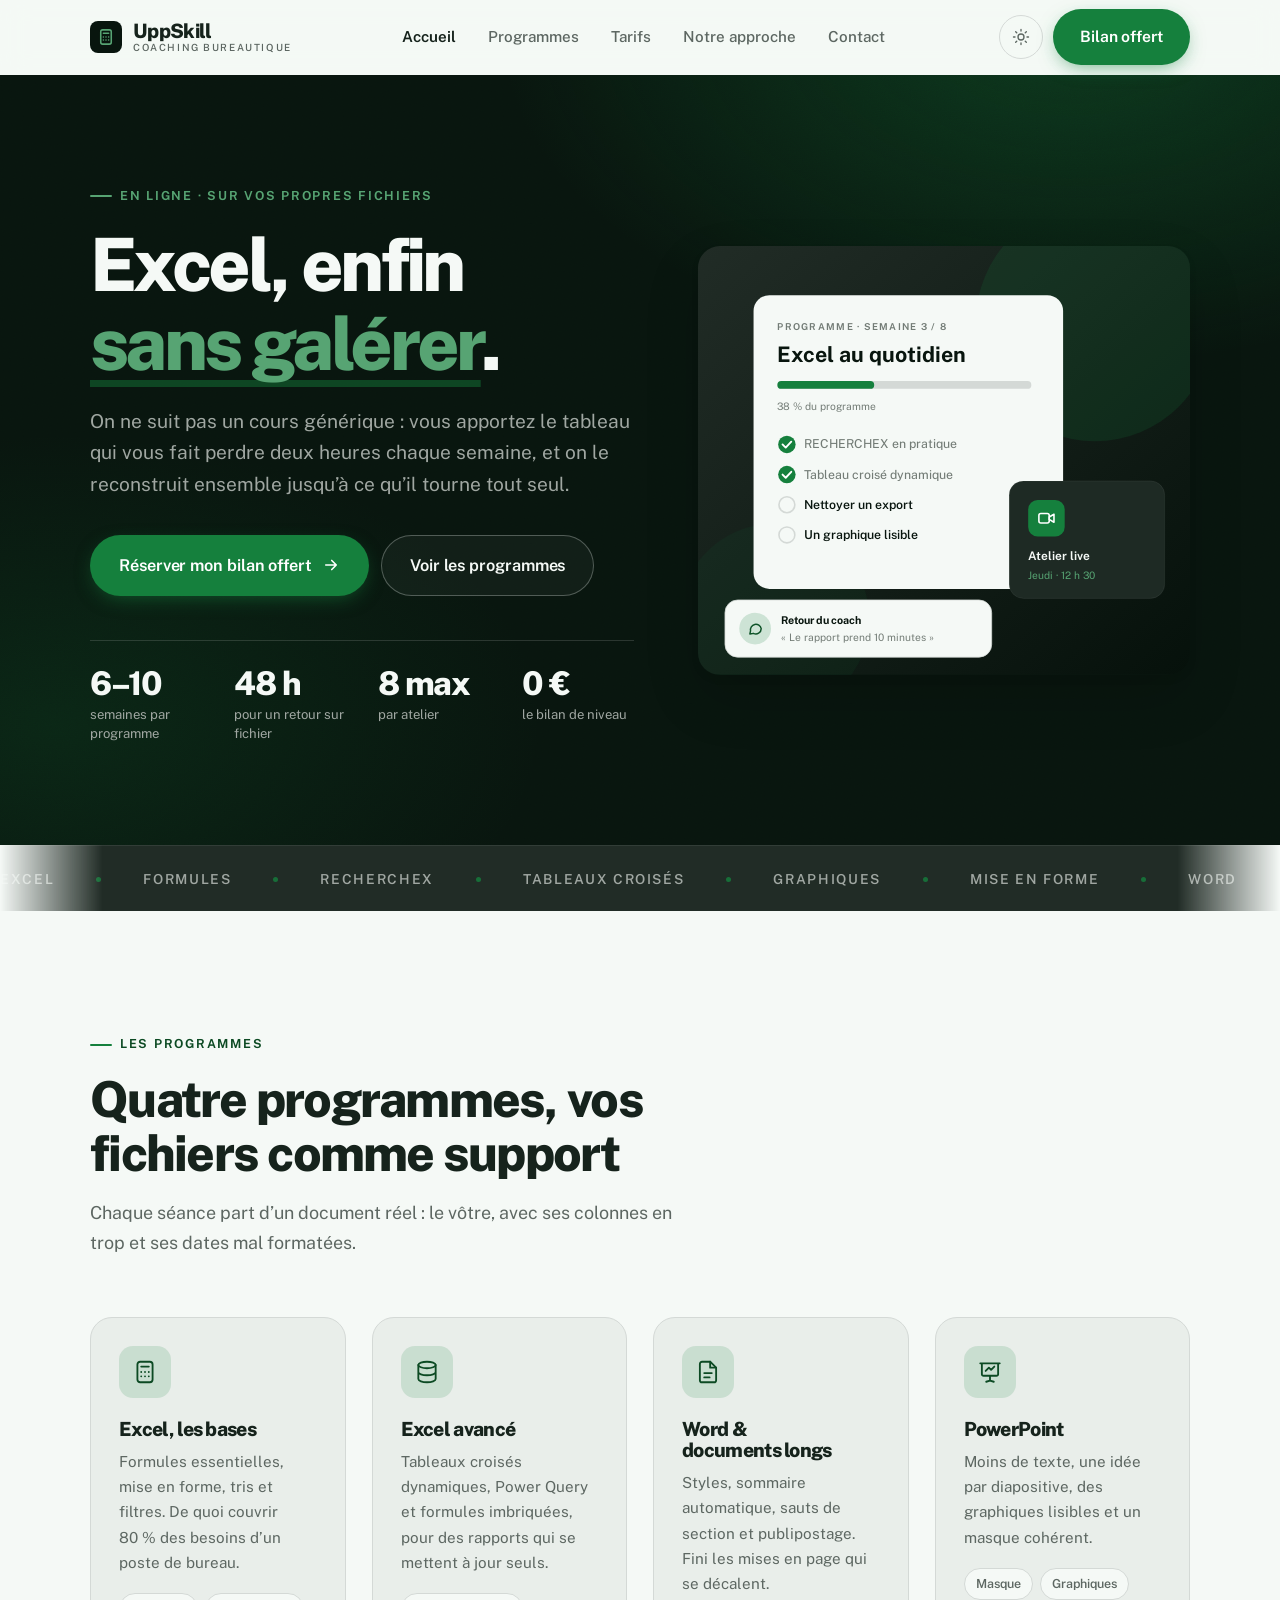
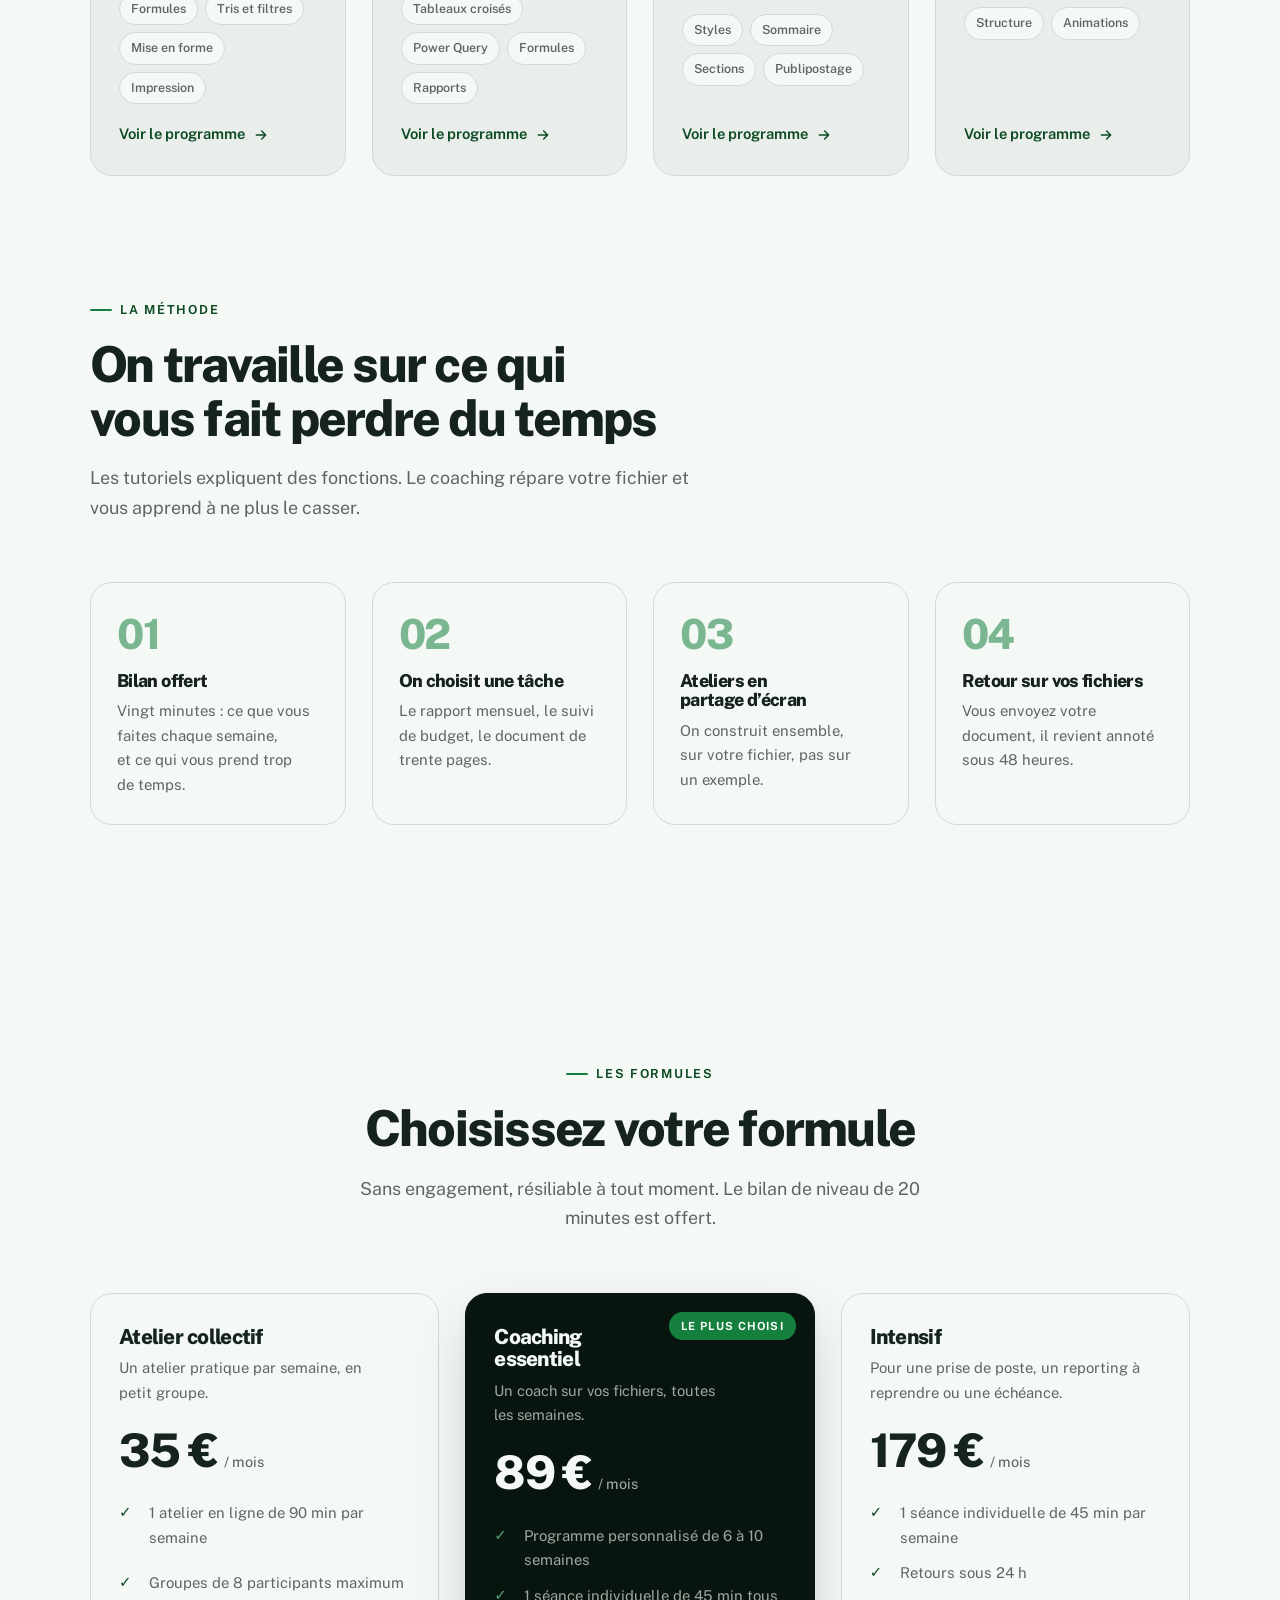
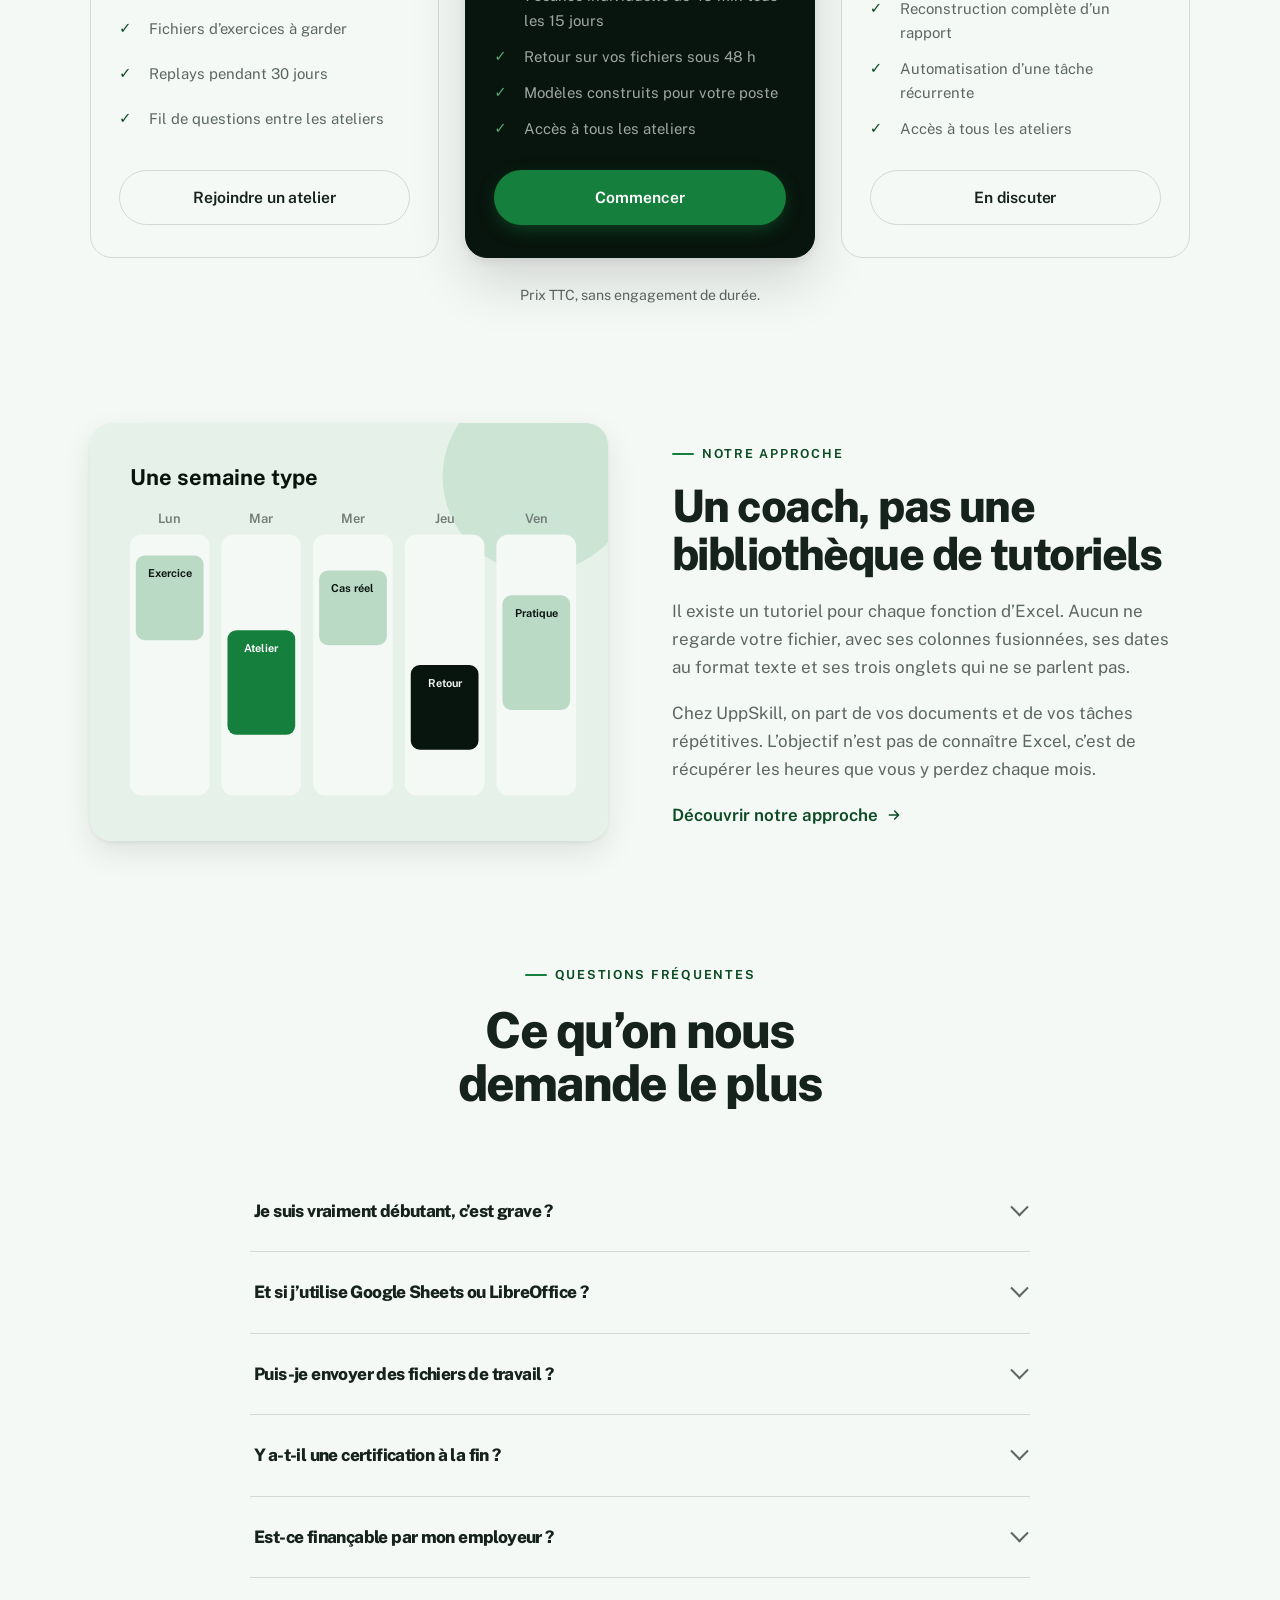
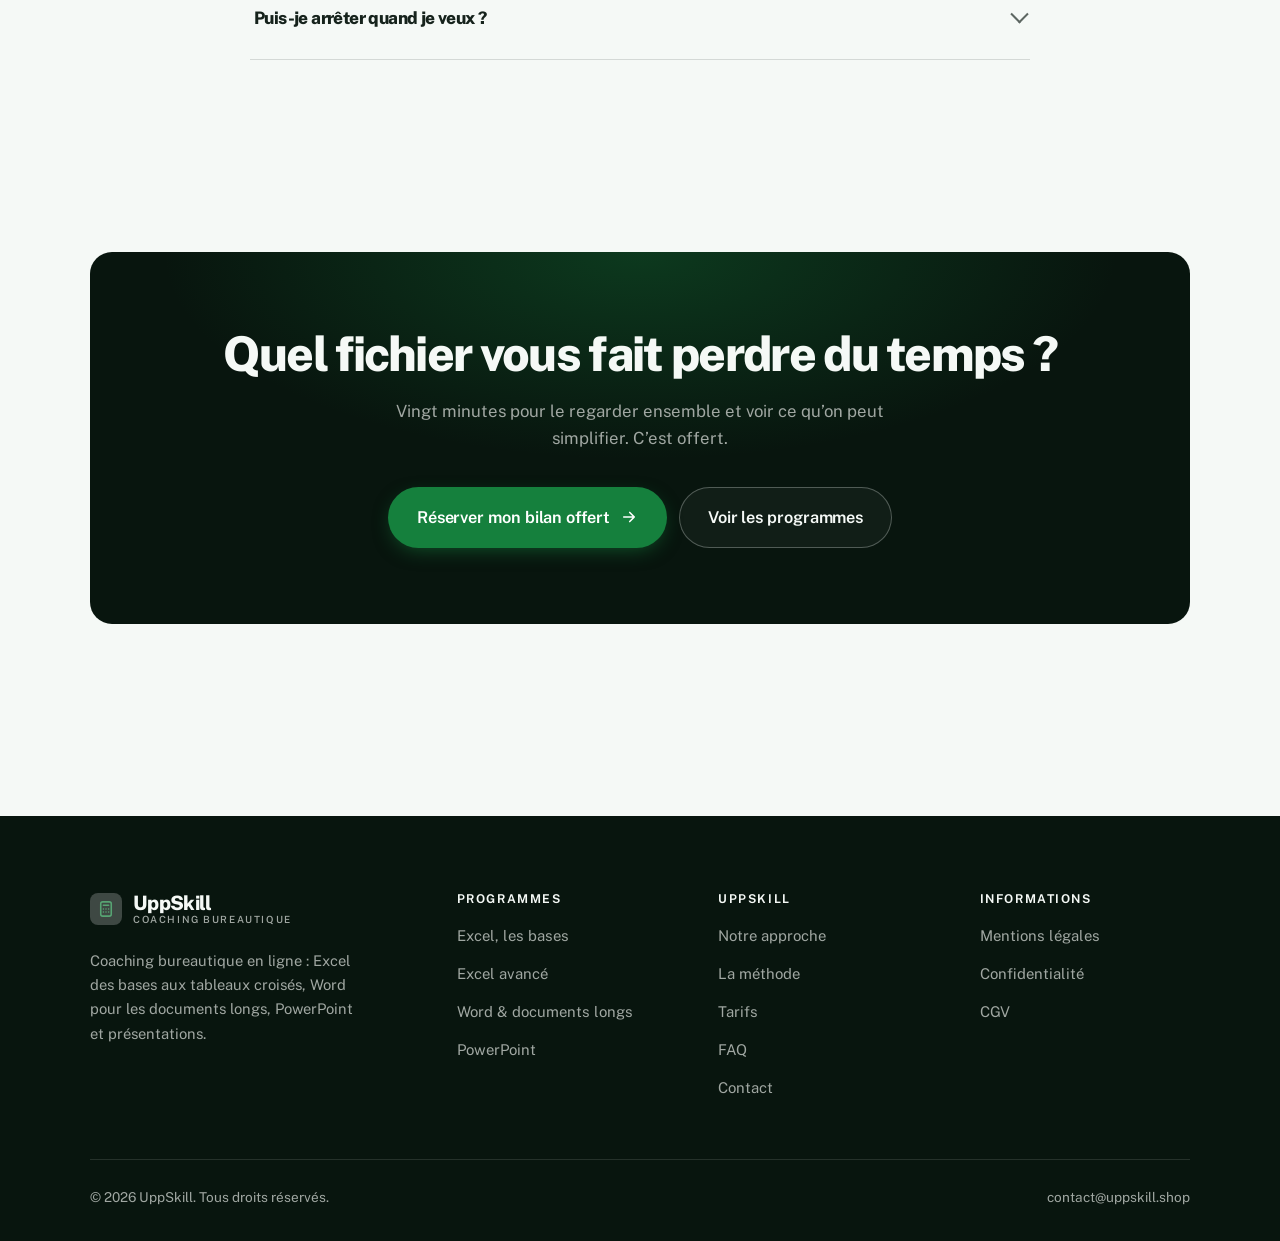
<file: index.html>
<!DOCTYPE html>
<html lang="fr" class="no-js">
<head>
<meta charset="utf-8">
<meta name="viewport" content="width=device-width, initial-scale=1">
<title>UppSkill — Coaching bureautique : Excel, Word, PowerPoint</title>
<meta name="description" content="Coaching bureautique en ligne sur vos propres fichiers : Excel des bases aux tableaux croisés dynamiques, documents Word, présentations PowerPoint. Bilan offert.">
<link rel="canonical" href="https://uppskill.shop/">

<meta property="og:type" content="website">
<meta property="og:url" content="https://uppskill.shop/">
<meta property="og:site_name" content="UppSkill">
<meta property="og:locale" content="fr_FR">
<meta property="og:title" content="UppSkill — Coaching bureautique : Excel, Word, PowerPoint">
<meta property="og:description" content="Coaching bureautique en ligne sur vos propres fichiers : Excel des bases aux tableaux croisés dynamiques, documents Word, présentations PowerPoint. Bilan offert.">
<meta name="theme-color" content="#08150e">

<link rel="icon" href="assets/img/favicon.svg" type="image/svg+xml">
<link rel="preconnect" href="https://fonts.googleapis.com">
<link rel="preconnect" href="https://fonts.gstatic.com" crossorigin>
<link rel="stylesheet" href="https://fonts.googleapis.com/css2?family=Public+Sans:wght@400..800&display=swap">
<link rel="stylesheet" href="assets/css/style.css">

<!-- Thème appliqué avant le premier rendu (évite le flash) -->
<script>
document.documentElement.classList.remove('no-js');
(function(){try{var t=localStorage.getItem('site-theme');if(t){document.documentElement.setAttribute('data-theme',t);}}catch(e){}})();
</script>
<script type="application/ld+json">
{
  "@context": "https://schema.org",
  "@type": "Organization",
  "name": "UppSkill",
  "url": "https://uppskill.shop/",
  "email": "contact@uppskill.shop",
  "description": "Coaching bureautique en ligne sur vos propres fichiers : Excel des bases aux tableaux croisés dynamiques, documents Word, présentations PowerPoint. Bilan offert.",
  "areaServed": "FR",
  "knowsLanguage": "fr"
}
</script>
</head>

<body>
<a class="skip-link" href="#main">Aller au contenu principal</a>

<header class="site-header">
  <nav class="wrap nav" aria-label="Navigation principale">
    <a class="brand" href="index.html">
      <svg class="brand__mark" viewBox="0 0 64 64" aria-hidden="true">
        <rect class="bm-bg" width="64" height="64" rx="16"/>
        <g class="bm-ic" transform="translate(14 14) scale(1.5)" fill="none" stroke-width="2.1" stroke-linecap="round" stroke-linejoin="round"><rect x="5" y="2.5" width="14" height="19" rx="2.5"/><path d="M8.5 7h7M8.5 12h.01M12 12h.01M15.5 12h.01M8.5 16h.01M12 16h.01M15.5 16h.01"/></g>
      </svg>
      <span>UppSkill<span class="brand__sub">Coaching bureautique</span></span>
    </a>

    <ul class="nav__links" id="nav-links">
      <li><a href="index.html" aria-current="page">Accueil</a></li>
      <li><a href="programmes.html">Programmes</a></li>
      <li><a href="index.html#tarifs">Tarifs</a></li>
      <li><a href="a-propos.html">Notre approche</a></li>
      <li><a href="contact.html">Contact</a></li>
      <li><a class="btn btn--primary" href="contact.html">Bilan offert</a></li>
    </ul>

    <div class="nav__cta">
      <button class="theme-toggle" type="button" aria-label="Passer en thème sombre">
        <svg class="icon-sun" viewBox="0 0 24 24" fill="none" stroke="currentColor" stroke-width="1.8" stroke-linecap="round" aria-hidden="true"><circle cx="12" cy="12" r="4"/><path d="M12 2v2m0 16v2M2 12h2m16 0h2M4.9 4.9l1.4 1.4m11.4 11.4 1.4 1.4M19.1 4.9l-1.4 1.4M6.3 17.7l-1.4 1.4"/></svg>
        <svg class="icon-moon" viewBox="0 0 24 24" fill="none" stroke="currentColor" stroke-width="1.8" stroke-linecap="round" stroke-linejoin="round" aria-hidden="true"><path d="M21 12.8A9 9 0 1 1 11.2 3a7 7 0 0 0 9.8 9.8z"/></svg>
      </button>
      <a class="btn btn--primary" href="contact.html">Bilan offert</a>
      <button class="nav__toggle" type="button" aria-expanded="false" aria-controls="nav-links" aria-label="Ouvrir le menu">
        <svg class="icon-open" viewBox="0 0 24 24" fill="none" stroke="currentColor" stroke-width="2" stroke-linecap="round" aria-hidden="true"><path d="M3 6h18M3 12h18M3 18h18"/></svg>
        <svg class="icon-close" viewBox="0 0 24 24" fill="none" stroke="currentColor" stroke-width="2" stroke-linecap="round" aria-hidden="true"><path d="M6 6l12 12M18 6L6 18"/></svg>
      </button>
    </div>
  </nav>
</header>

<main id="main">

<section class="hero">
  <div class="wrap hero__inner">
    <div>
      <span class="eyebrow hero__eyebrow">En ligne · Sur vos propres fichiers</span>
      <h1>Excel, enfin<br> <em>sans galérer</em>.</h1>
      <p class="hero__lede">On ne suit pas un cours générique : vous apportez le tableau qui vous fait perdre deux heures chaque semaine, et on le reconstruit ensemble jusqu’à ce qu’il tourne tout seul.</p>

      <div class="hero__actions">
        <a class="btn btn--primary btn--lg" href="contact.html">Réserver mon bilan offert <svg viewBox="0 0 24 24" fill="none" stroke="currentColor" stroke-width="2.2" stroke-linecap="round" stroke-linejoin="round" aria-hidden="true"><path d="M5 12h14M13 6l6 6-6 6"/></svg></a>
        <a class="btn btn--on-dark btn--lg" href="programmes.html">Voir les programmes</a>
      </div>

      <ul class="hero__proof">
        <li><span class="stat__num">6–10</span><span class="stat__label">semaines par programme</span></li>
        <li><span class="stat__num">48 h</span><span class="stat__label">pour un retour sur fichier</span></li>
        <li><span class="stat__num">8 max</span><span class="stat__label">par atelier</span></li>
        <li><span class="stat__num">0 €</span><span class="stat__label">le bilan de niveau</span></li>
      </ul>
    </div>

    <div class="hero__art">
      <svg viewBox="0 0 620 540" role="img" aria-label="Aperçu d’un programme Excel en semaine 3 sur 8 : travail de la semaine, prochain atelier et retour du coach.">
        <defs>
          <linearGradient id="hbg" x1="0" y1="0" x2="1" y2="1">
            <stop offset="0" stop-color="#212c26"/><stop offset="1" stop-color="#06110b"/>
          </linearGradient>
        </defs>
        <rect width="620" height="540" rx="22" fill="url(#hbg)"/>
        <circle cx="500" cy="96" r="150" fill="#15803d" opacity=".16"/>
        <circle cx="96" cy="470" r="120" fill="#15803d" opacity=".08"/>

        <g style="font-family: var(--font-body)">
          <!-- Carte programme -->
          <rect x="70" y="62" width="390" height="370" rx="20" fill="#f5f9f6"/>
          <text x="100" y="106" font-size="12" font-weight="650" letter-spacing="1.6" fill="#737c76">PROGRAMME · SEMAINE 3 / 8</text>
          <text x="100" y="146" font-size="27" font-weight="700" fill="#08150e" style="font-family: var(--font-display)">Excel au quotidien</text>
          <rect x="100" y="170" width="320" height="10" rx="5" fill="#d4d9d6"/>
          <rect x="100" y="170" width="122" height="10" rx="5" fill="#15803d"/>
          <text x="100" y="206" font-size="13" fill="#737c76">38 % du programme</text>
          <circle cx="112" cy="250" r="11" fill="#15803d"/><path d="M106.5 250l4 4 7-7.5" fill="none" stroke="#ffffff" stroke-width="2.4" stroke-linecap="round" stroke-linejoin="round"/><text x="134" y="255" font-size="15.5" fill="#737c76" font-weight="450">RECHERCHEX en pratique</text>
          <circle cx="112" cy="288" r="11" fill="#15803d"/><path d="M106.5 288l4 4 7-7.5" fill="none" stroke="#ffffff" stroke-width="2.4" stroke-linecap="round" stroke-linejoin="round"/><text x="134" y="293" font-size="15.5" fill="#737c76" font-weight="450">Tableau croisé dynamique</text>
          <circle cx="112" cy="326" r="10" fill="none" stroke="#d4d9d6" stroke-width="2"/><text x="134" y="331" font-size="15.5" fill="#08150e" font-weight="560">Nettoyer un export</text>
          <circle cx="112" cy="364" r="10" fill="none" stroke="#d4d9d6" stroke-width="2"/><text x="134" y="369" font-size="15.5" fill="#08150e" font-weight="560">Un graphique lisible</text>

          <!-- Carte séance -->
          <rect x="392" y="296" width="196" height="148" rx="18" fill="#1e2a24" stroke="#ffffff" stroke-opacity=".08"/>
          <rect x="416" y="320" width="46" height="46" rx="12" fill="#15803d"/>
          <g transform="translate(427 331)" fill="none" stroke="#ffffff" color="#ffffff" stroke-width="2" stroke-linecap="round" stroke-linejoin="round"><rect x="2.5" y="6" width="13" height="12" rx="2.5"/><path d="M15.5 10.5 21.5 7v10l-6-3.5z"/></g>
          <text x="416" y="396" font-size="15" font-weight="650" fill="#f5f9f6">Atelier live</text>
          <text x="416" y="420" font-size="13" fill="#57a473">Jeudi · 12 h 30</text>

          <!-- Retour du coach -->
          <rect x="34" y="446" width="336" height="72" rx="16" fill="#f5f9f6" stroke="#d4d9d6"/>
          <circle cx="72" cy="482" r="20" fill="#cde3d5"/>
          <g transform="translate(62 472) scale(.84)" fill="none" stroke="#0e5328" stroke-width="2.2" stroke-linecap="round" stroke-linejoin="round"><path d="M21 12a8 8 0 0 1-11.6 7.1L4 20l1-4.6A8 8 0 1 1 21 12z"/></g>
          <text x="104" y="476" font-size="13.5" font-weight="700" fill="#08150e">Retour du coach</text>
          <text x="104" y="498" font-size="13" fill="#737c76">« Le rapport prend 10 minutes »</text>
        </g>
      </svg>
    </div>
  </div>
</section>

<div class="marquee" aria-hidden="true">
  <div class="marquee__track"><span>Excel</span><span>Formules</span><span>RECHERCHEX</span><span>Tableaux croisés</span><span>Graphiques</span><span>Mise en forme</span><span>Word</span><span>PowerPoint</span><span>Publipostage</span><span>Automatisation</span><span>Excel</span><span>Formules</span><span>RECHERCHEX</span><span>Tableaux croisés</span><span>Graphiques</span><span>Mise en forme</span><span>Word</span><span>PowerPoint</span><span>Publipostage</span><span>Automatisation</span></div>
</div>

<section class="section wrap" id="programmes">
  <div class="section-head reveal">
    <span class="eyebrow">Les programmes</span>
    <h2>Quatre programmes, vos fichiers comme support</h2>
    <p>Chaque séance part d’un document réel : le vôtre, avec ses colonnes en trop et ses dates mal formatées.</p>
  </div>
  <div class="grid grid--4 reveal-group">
    <a class="card" href="programmes.html#excel-bases">
      <div class="card__icon"><svg viewBox="0 0 24 24" fill="none" stroke="currentColor" stroke-width="1.7" stroke-linecap="round" stroke-linejoin="round" aria-hidden="true"><rect x="5" y="2.5" width="14" height="19" rx="2.5"/><path d="M8.5 7h7M8.5 12h.01M12 12h.01M15.5 12h.01M8.5 16h.01M12 16h.01M15.5 16h.01"/></svg></div>
      <h3>Excel, les bases</h3>
      <p>Formules essentielles, mise en forme, tris et filtres. De quoi couvrir 80 % des besoins d’un poste de bureau.</p>
      <ul class="tags"><li>Formules</li><li>Tris et filtres</li><li>Mise en forme</li><li>Impression</li></ul>
      <span class="arrow-link">Voir le programme <svg viewBox="0 0 24 24" fill="none" stroke="currentColor" stroke-width="2.2" stroke-linecap="round" stroke-linejoin="round" aria-hidden="true"><path d="M5 12h14M13 6l6 6-6 6"/></svg></span>
    </a>
    <a class="card" href="programmes.html#excel-avance">
      <div class="card__icon"><svg viewBox="0 0 24 24" fill="none" stroke="currentColor" stroke-width="1.7" stroke-linecap="round" stroke-linejoin="round" aria-hidden="true"><ellipse cx="12" cy="5.5" rx="8" ry="3"/><path d="M4 5.5v13c0 1.7 3.6 3 8 3s8-1.3 8-3v-13M4 12c0 1.7 3.6 3 8 3s8-1.3 8-3"/></svg></div>
      <h3>Excel avancé</h3>
      <p>Tableaux croisés dynamiques, Power Query et formules imbriquées, pour des rapports qui se mettent à jour seuls.</p>
      <ul class="tags"><li>Tableaux croisés</li><li>Power Query</li><li>Formules</li><li>Rapports</li></ul>
      <span class="arrow-link">Voir le programme <svg viewBox="0 0 24 24" fill="none" stroke="currentColor" stroke-width="2.2" stroke-linecap="round" stroke-linejoin="round" aria-hidden="true"><path d="M5 12h14M13 6l6 6-6 6"/></svg></span>
    </a>
    <a class="card" href="programmes.html#word">
      <div class="card__icon"><svg viewBox="0 0 24 24" fill="none" stroke="currentColor" stroke-width="1.7" stroke-linecap="round" stroke-linejoin="round" aria-hidden="true"><path d="M14 2.5H6.5A2 2 0 0 0 4.5 4.5v15a2 2 0 0 0 2 2h11a2 2 0 0 0 2-2V8z"/><path d="M14 2.5V8h5.5M8.5 13h7M8.5 17h5"/></svg></div>
      <h3>Word &amp; documents longs</h3>
      <p>Styles, sommaire automatique, sauts de section et publipostage. Fini les mises en page qui se décalent.</p>
      <ul class="tags"><li>Styles</li><li>Sommaire</li><li>Sections</li><li>Publipostage</li></ul>
      <span class="arrow-link">Voir le programme <svg viewBox="0 0 24 24" fill="none" stroke="currentColor" stroke-width="2.2" stroke-linecap="round" stroke-linejoin="round" aria-hidden="true"><path d="M5 12h14M13 6l6 6-6 6"/></svg></span>
    </a>
    <a class="card" href="programmes.html#powerpoint">
      <div class="card__icon"><svg viewBox="0 0 24 24" fill="none" stroke="currentColor" stroke-width="1.7" stroke-linecap="round" stroke-linejoin="round" aria-hidden="true"><path d="M3 4h18M4.5 4v10a1.5 1.5 0 0 0 1.5 1.5h12a1.5 1.5 0 0 0 1.5-1.5V4M12 15.5V20M8.5 21l3.5-1 3.5 1M8 11l3-3 2 2 3-3"/></svg></div>
      <h3>PowerPoint</h3>
      <p>Moins de texte, une idée par diapositive, des graphiques lisibles et un masque cohérent.</p>
      <ul class="tags"><li>Masque</li><li>Graphiques</li><li>Structure</li><li>Animations</li></ul>
      <span class="arrow-link">Voir le programme <svg viewBox="0 0 24 24" fill="none" stroke="currentColor" stroke-width="2.2" stroke-linecap="round" stroke-linejoin="round" aria-hidden="true"><path d="M5 12h14M13 6l6 6-6 6"/></svg></span>
    </a>
  </div>
</section>

<section class="section section--flush wrap" id="methode">
  <div class="section-head reveal">
    <span class="eyebrow">La méthode</span>
    <h2>On travaille sur ce qui vous fait perdre du temps</h2>
    <p>Les tutoriels expliquent des fonctions. Le coaching répare votre fichier et vous apprend à ne plus le casser.</p>
  </div>
  <div class="grid grid--4 steps reveal-group">
    <article class="step">
      <h3>Bilan offert</h3>
      <p>Vingt minutes : ce que vous faites chaque semaine, et ce qui vous prend trop de temps.</p>
    </article>
    <article class="step">
      <h3>On choisit une tâche</h3>
      <p>Le rapport mensuel, le suivi de budget, le document de trente pages.</p>
    </article>
    <article class="step">
      <h3>Ateliers en partage d’écran</h3>
      <p>On construit ensemble, sur votre fichier, pas sur un exemple.</p>
    </article>
    <article class="step">
      <h3>Retour sur vos fichiers</h3>
      <p>Vous envoyez votre document, il revient annoté sous 48 heures.</p>
    </article>
  </div>
</section>

<section class="section wrap" id="tarifs">
  <div class="section-head section-head--center reveal">
    <span class="eyebrow">Les formules</span>
    <h2>Choisissez votre formule</h2>
    <p>Sans engagement, résiliable à tout moment. Le bilan de niveau de 20 minutes est offert.</p>
  </div>
  <div class="grid grid--3 plans reveal-group">
    <article class="plan">
      
      <h3>Atelier collectif</h3>
      <p class="plan__desc">Un atelier pratique par semaine, en petit groupe.</p>
      <p class="plan__price">35 €<span class="plan__period">/ mois</span></p>
      <ul class="plan__features">
        <li>1 atelier en ligne de 90 min par semaine</li>
        <li>Groupes de 8 participants maximum</li>
        <li>Fichiers d’exercices à garder</li>
        <li>Replays pendant 30 jours</li>
        <li>Fil de questions entre les ateliers</li>
      </ul>
      <a class="btn btn--ghost btn--block" href="contact.html">Rejoindre un atelier</a>
    </article>
    <article class="plan plan--featured">
      <span class="plan__tag">Le plus choisi</span>
      <h3>Coaching essentiel</h3>
      <p class="plan__desc">Un coach sur vos fichiers, toutes les semaines.</p>
      <p class="plan__price">89 €<span class="plan__period">/ mois</span></p>
      <ul class="plan__features">
        <li>Programme personnalisé de 6 à 10 semaines</li>
        <li>1 séance individuelle de 45 min tous les 15 jours</li>
        <li>Retour sur vos fichiers sous 48 h</li>
        <li>Modèles construits pour votre poste</li>
        <li>Accès à tous les ateliers</li>
      </ul>
      <a class="btn btn--primary btn--block" href="contact.html">Commencer</a>
    </article>
    <article class="plan">
      
      <h3>Intensif</h3>
      <p class="plan__desc">Pour une prise de poste, un reporting à reprendre ou une échéance.</p>
      <p class="plan__price">179 €<span class="plan__period">/ mois</span></p>
      <ul class="plan__features">
        <li>1 séance individuelle de 45 min par semaine</li>
        <li>Retours sous 24 h</li>
        <li>Reconstruction complète d’un rapport</li>
        <li>Automatisation d’une tâche récurrente</li>
        <li>Accès à tous les ateliers</li>
      </ul>
      <a class="btn btn--ghost btn--block" href="contact.html">En discuter</a>
    </article>
  </div>
  <p class="plans-note">Prix TTC, sans engagement de durée.</p>
</section>

<section class="section section--flush wrap">
  <div class="split reveal">
    <div class="split__art">
      <svg viewBox="0 0 520 420" role="img" aria-label="Exemple de semaine type : Exercice, Atelier, Cas réel, Retour, Pratique.">
        <rect width="520" height="420" rx="20" fill="#e5f1e9"/>
        <circle cx="450" cy="54" r="96" fill="#15803d" opacity=".12"/>
        <g style="font-family: var(--font-body)">
        <text x="40" y="62" font-size="22" font-weight="700" fill="#08150e" style="font-family: var(--font-display)">Une semaine type</text>
        <text x="80" y="100" text-anchor="middle" font-size="13" font-weight="600" fill="#737c76">Lun</text>
        <rect x="40" y="112" width="80" height="262" rx="12" fill="#f5f9f6"/>
        <rect x="46" y="133" width="68" height="85" rx="9" fill="#bbdac6"/>
        <text x="80" y="155" text-anchor="middle" font-size="11" font-weight="650" fill="#08150e">Exercice</text>
        <text x="172" y="100" text-anchor="middle" font-size="13" font-weight="600" fill="#737c76">Mar</text>
        <rect x="132" y="112" width="80" height="262" rx="12" fill="#f5f9f6"/>
        <rect x="138" y="208" width="68" height="105" rx="9" fill="#15803d"/>
        <text x="172" y="230" text-anchor="middle" font-size="11" font-weight="650" fill="#ffffff">Atelier</text>
        <text x="264" y="100" text-anchor="middle" font-size="13" font-weight="600" fill="#737c76">Mer</text>
        <rect x="224" y="112" width="80" height="262" rx="12" fill="#f5f9f6"/>
        <rect x="230" y="148" width="68" height="75" rx="9" fill="#bbdac6"/>
        <text x="264" y="170" text-anchor="middle" font-size="11" font-weight="650" fill="#08150e">Cas réel</text>
        <text x="356" y="100" text-anchor="middle" font-size="13" font-weight="600" fill="#737c76">Jeu</text>
        <rect x="316" y="112" width="80" height="262" rx="12" fill="#f5f9f6"/>
        <rect x="322" y="243" width="68" height="85" rx="9" fill="#08150e"/>
        <text x="356" y="265" text-anchor="middle" font-size="11" font-weight="650" fill="#f5f9f6">Retour</text>
        <text x="448" y="100" text-anchor="middle" font-size="13" font-weight="600" fill="#737c76">Ven</text>
        <rect x="408" y="112" width="80" height="262" rx="12" fill="#f5f9f6"/>
        <rect x="414" y="173" width="68" height="115" rx="9" fill="#bbdac6"/>
        <text x="448" y="195" text-anchor="middle" font-size="11" font-weight="650" fill="#08150e">Pratique</text>
        </g>
      </svg>
    </div>
    <div>
      <span class="eyebrow">Notre approche</span>
      <h2>Un coach, pas une bibliothèque de tutoriels</h2>
      <p>Il existe un tutoriel pour chaque fonction d’Excel. Aucun ne regarde votre fichier, avec ses colonnes fusionnées, ses dates au format texte et ses trois onglets qui ne se parlent pas.</p>
      <p>Chez UppSkill, on part de vos documents et de vos tâches répétitives. L’objectif n’est pas de connaître Excel, c’est de récupérer les heures que vous y perdez chaque mois.</p>
      <p><a class="arrow-link" href="a-propos.html">Découvrir notre approche <svg viewBox="0 0 24 24" fill="none" stroke="currentColor" stroke-width="2.2" stroke-linecap="round" stroke-linejoin="round" aria-hidden="true"><path d="M5 12h14M13 6l6 6-6 6"/></svg></a></p>
    </div>
  </div>
</section>

<section class="section section--flush wrap" id="faq">
  <div class="section-head section-head--center reveal">
    <span class="eyebrow">Questions fréquentes</span>
    <h2>Ce qu’on nous demande le plus</h2>
  </div>
  <div class="faq reveal">
    <details>
      <summary>Je suis vraiment débutant, c’est grave ?</summary>
      <p>Non, c’est le profil le plus fréquent. Le programme Les bases part de zéro, sans jargon.</p>
    </details>
    <details>
      <summary>Et si j’utilise Google Sheets ou LibreOffice ?</summary>
      <p>Les principes sont les mêmes et nous travaillons avec les deux. On s’adapte à l’outil imposé par votre entreprise.</p>
    </details>
    <details>
      <summary>Puis-je envoyer des fichiers de travail ?</summary>
      <p>Oui, à condition d’anonymiser les données sensibles. Nous supprimons les fichiers à la fin de l’accompagnement.</p>
    </details>
    <details>
      <summary>Y a-t-il une certification à la fin ?</summary>
      <p>Non. Nous ne sommes pas centre d’examen et nous ne délivrons aucun certificat, TOSA ou autre.</p>
    </details>
    <details>
      <summary>Est-ce finançable par mon employeur ?</summary>
      <p>C’est possible dans certaines entreprises : nous établissons une facture au nom de la société sur demande.</p>
    </details>
    <details>
      <summary>Puis-je arrêter quand je veux ?</summary>
      <p>Oui. Aucune formule n’a d’engagement : vous résiliez à tout moment et l’accès reste ouvert jusqu’à la fin du mois déjà payé.</p>
    </details>
  </div>
</section>

<section class="wrap section--tight">
  <div class="cta-band reveal">
    <h2>Quel fichier vous fait perdre du temps ?</h2>
    <p>Vingt minutes pour le regarder ensemble et voir ce qu’on peut simplifier. C’est offert.</p>
    <div class="hero__actions">
      <a class="btn btn--primary btn--lg" href="contact.html">Réserver mon bilan offert <svg viewBox="0 0 24 24" fill="none" stroke="currentColor" stroke-width="2.2" stroke-linecap="round" stroke-linejoin="round" aria-hidden="true"><path d="M5 12h14M13 6l6 6-6 6"/></svg></a>
      <a class="btn btn--on-dark btn--lg" href="programmes.html">Voir les programmes</a>
    </div>
  </div>
</section>

</main>

<footer class="site-footer">
  <div class="wrap">
    <div class="footer__grid">
      <div class="footer__brand">
        <a class="brand" href="index.html">
          <svg class="brand__mark" viewBox="0 0 64 64" aria-hidden="true">
        <rect class="bm-bg" width="64" height="64" rx="16"/>
        <g class="bm-ic" transform="translate(14 14) scale(1.5)" fill="none" stroke-width="2.1" stroke-linecap="round" stroke-linejoin="round"><rect x="5" y="2.5" width="14" height="19" rx="2.5"/><path d="M8.5 7h7M8.5 12h.01M12 12h.01M15.5 12h.01M8.5 16h.01M12 16h.01M15.5 16h.01"/></g>
      </svg>
          <span>UppSkill<span class="brand__sub">Coaching bureautique</span></span>
        </a>
        <p>Coaching bureautique en ligne : Excel des bases aux tableaux croisés, Word pour les documents longs, PowerPoint et présentations.</p>
      </div>

      <div class="footer__col">
        <h4>Programmes</h4>
        <ul>
          <li><a href="programmes.html#excel-bases">Excel, les bases</a></li>
          <li><a href="programmes.html#excel-avance">Excel avancé</a></li>
          <li><a href="programmes.html#word">Word &amp; documents longs</a></li>
          <li><a href="programmes.html#powerpoint">PowerPoint</a></li>
        </ul>
      </div>

      <div class="footer__col">
        <h4>UppSkill</h4>
        <ul>
          <li><a href="a-propos.html">Notre approche</a></li>
          <li><a href="index.html#methode">La méthode</a></li>
          <li><a href="index.html#tarifs">Tarifs</a></li>
          <li><a href="index.html#faq">FAQ</a></li>
          <li><a href="contact.html">Contact</a></li>
        </ul>
      </div>

      <div class="footer__col">
        <h4>Informations</h4>
        <ul>
          <li><a href="mentions-legales.html">Mentions légales</a></li>
          <li><a href="mentions-legales.html#confidentialite">Confidentialité</a></li>
          <li><a href="mentions-legales.html#cgv">CGV</a></li>
        </ul>
      </div>
    </div>

    <div class="footer__bottom">
      <p>© <span data-year>2026</span> UppSkill. Tous droits réservés.</p>
      <p><a href="mailto:contact@uppskill.shop">contact@uppskill.shop</a></p>
    </div>
  </div>
</footer>

<script src="assets/js/main.js" defer></script>
</body>
</html>
</file>
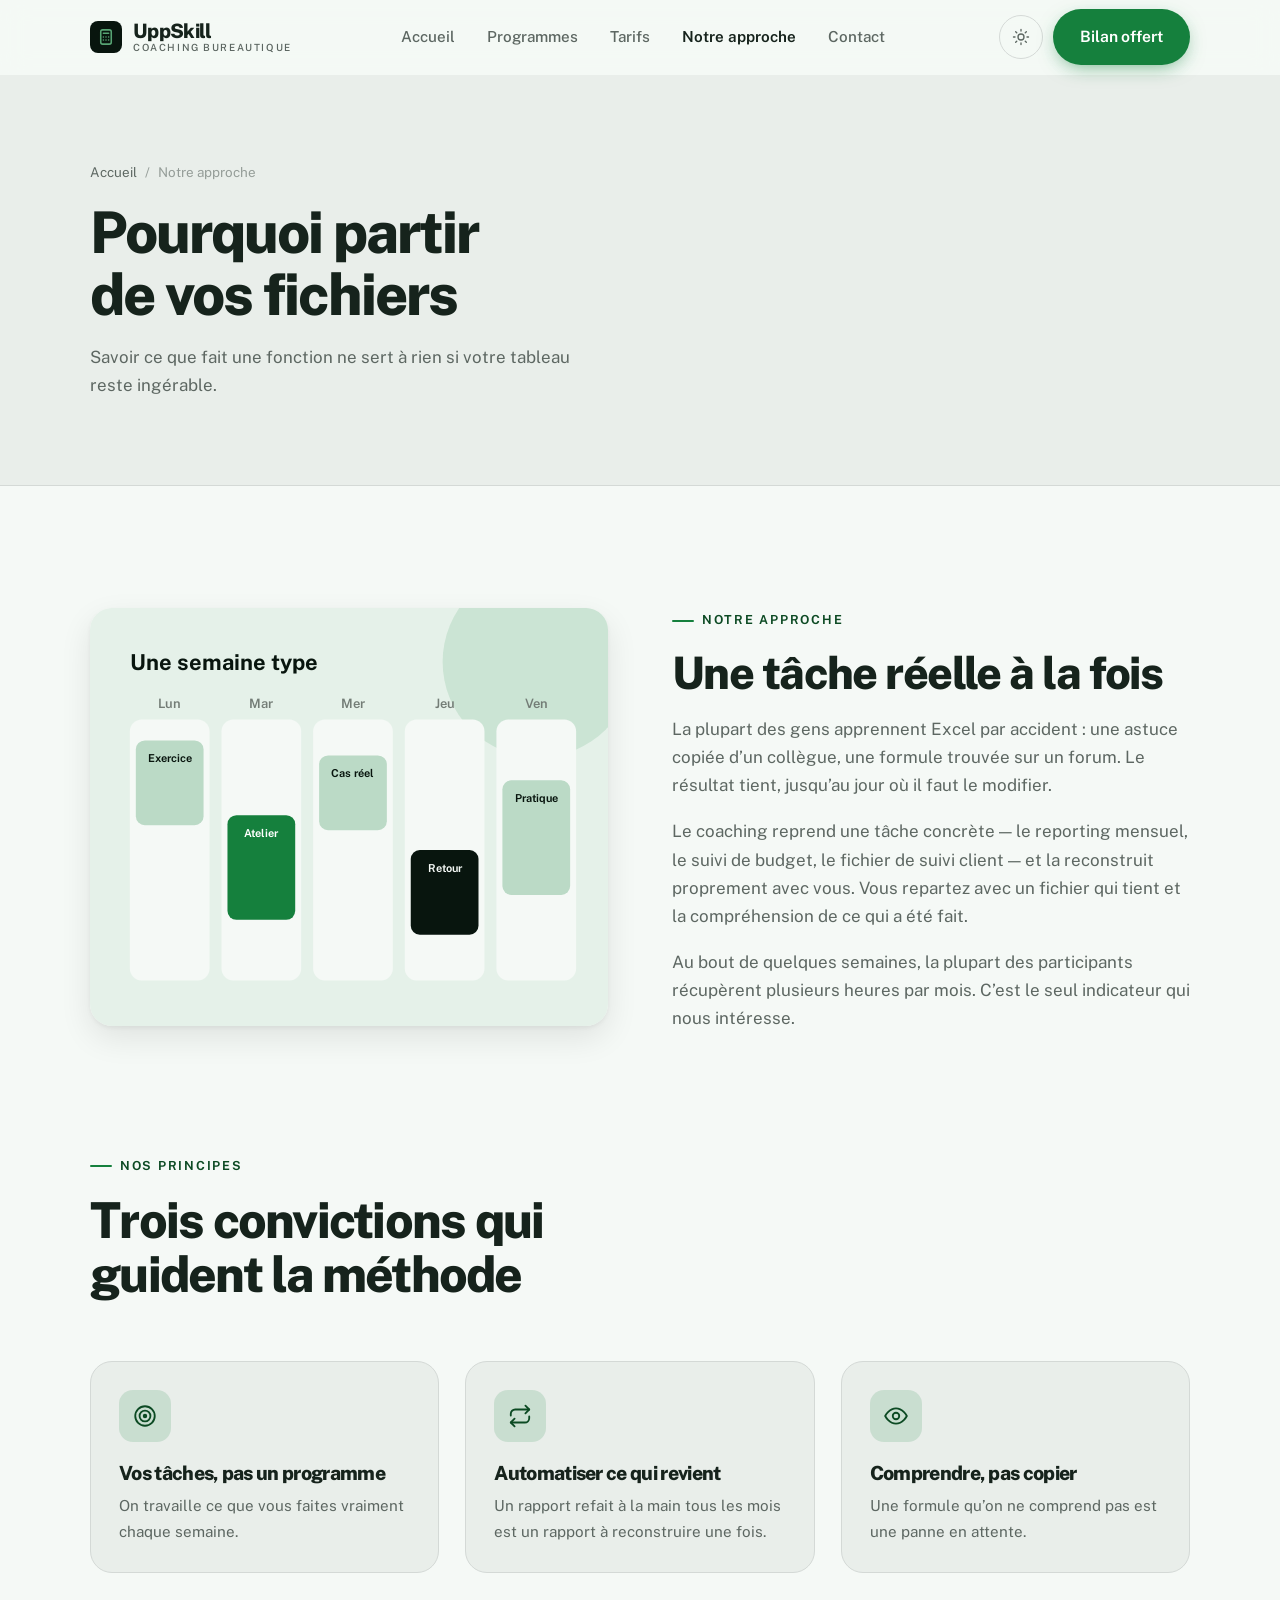
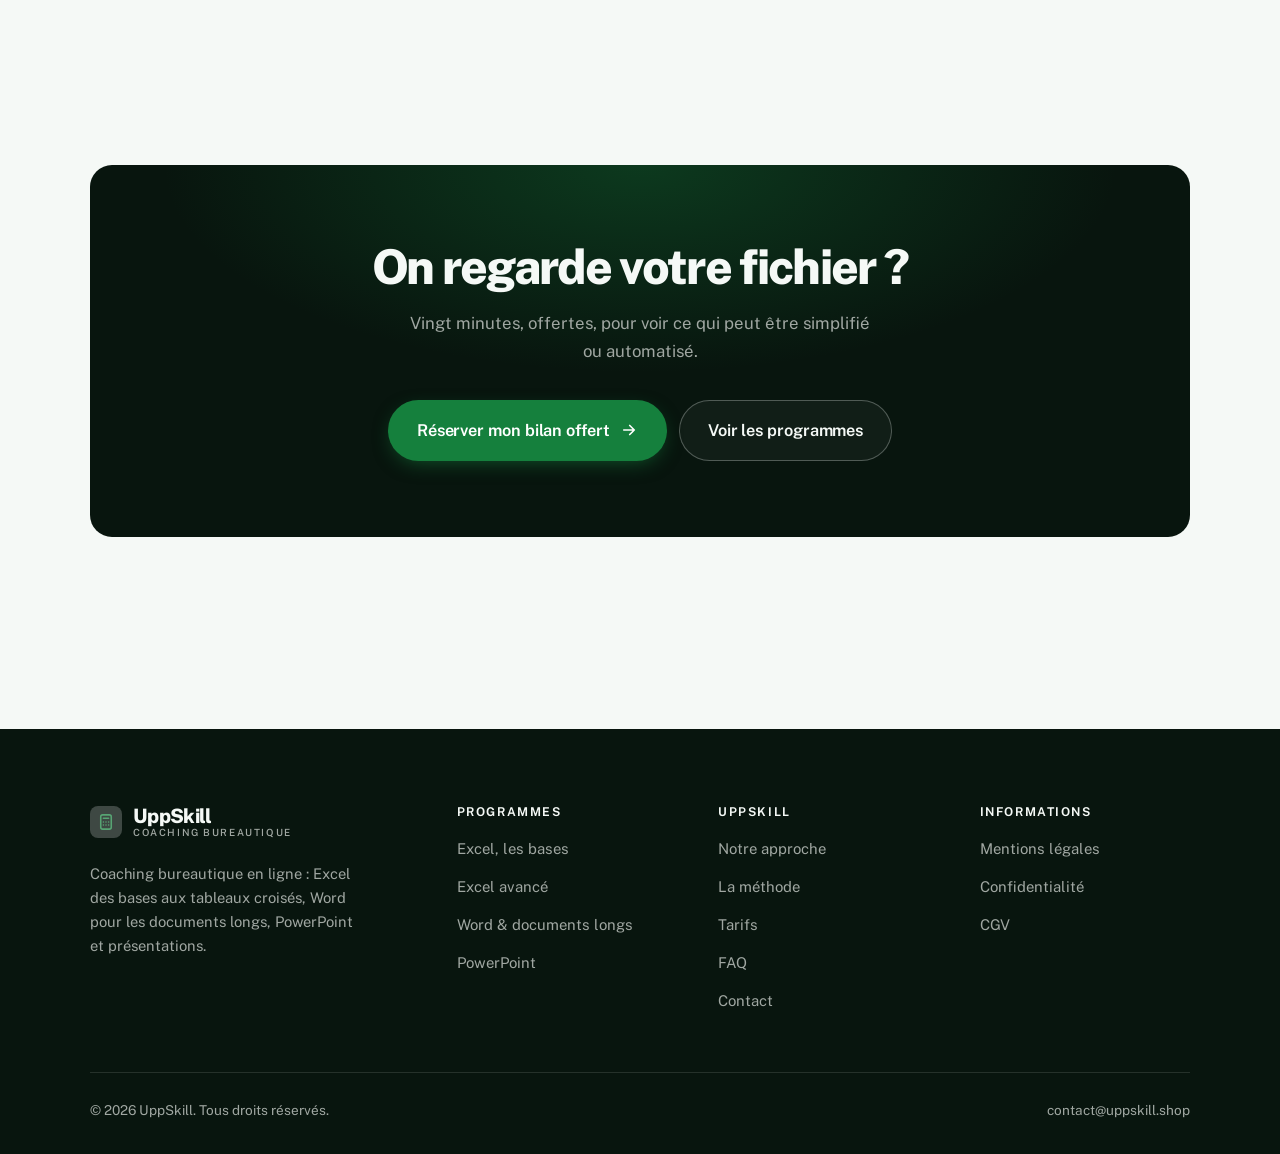
<file: a-propos.html>
<!DOCTYPE html>
<html lang="fr" class="no-js">
<head>
<meta charset="utf-8">
<meta name="viewport" content="width=device-width, initial-scale=1">
<title>Notre approche — UppSkill</title>
<meta name="description" content="Pourquoi le coaching bureautique est plus efficace que les tutoriels, et les principes d’UppSkill.">
<link rel="canonical" href="https://uppskill.shop/a-propos.html">

<meta property="og:type" content="website">
<meta property="og:url" content="https://uppskill.shop/a-propos.html">
<meta property="og:site_name" content="UppSkill">
<meta property="og:locale" content="fr_FR">
<meta property="og:title" content="Notre approche — UppSkill">
<meta property="og:description" content="Pourquoi le coaching bureautique est plus efficace que les tutoriels, et les principes d’UppSkill.">
<meta name="theme-color" content="#08150e">

<link rel="icon" href="assets/img/favicon.svg" type="image/svg+xml">
<link rel="preconnect" href="https://fonts.googleapis.com">
<link rel="preconnect" href="https://fonts.gstatic.com" crossorigin>
<link rel="stylesheet" href="https://fonts.googleapis.com/css2?family=Public+Sans:wght@400..800&display=swap">
<link rel="stylesheet" href="assets/css/style.css">

<!-- Thème appliqué avant le premier rendu (évite le flash) -->
<script>
document.documentElement.classList.remove('no-js');
(function(){try{var t=localStorage.getItem('site-theme');if(t){document.documentElement.setAttribute('data-theme',t);}}catch(e){}})();
</script>
</head>

<body>
<a class="skip-link" href="#main">Aller au contenu principal</a>

<header class="site-header">
  <nav class="wrap nav" aria-label="Navigation principale">
    <a class="brand" href="index.html">
      <svg class="brand__mark" viewBox="0 0 64 64" aria-hidden="true">
        <rect class="bm-bg" width="64" height="64" rx="16"/>
        <g class="bm-ic" transform="translate(14 14) scale(1.5)" fill="none" stroke-width="2.1" stroke-linecap="round" stroke-linejoin="round"><rect x="5" y="2.5" width="14" height="19" rx="2.5"/><path d="M8.5 7h7M8.5 12h.01M12 12h.01M15.5 12h.01M8.5 16h.01M12 16h.01M15.5 16h.01"/></g>
      </svg>
      <span>UppSkill<span class="brand__sub">Coaching bureautique</span></span>
    </a>

    <ul class="nav__links" id="nav-links">
      <li><a href="index.html">Accueil</a></li>
      <li><a href="programmes.html">Programmes</a></li>
      <li><a href="index.html#tarifs">Tarifs</a></li>
      <li><a href="a-propos.html" aria-current="page">Notre approche</a></li>
      <li><a href="contact.html">Contact</a></li>
      <li><a class="btn btn--primary" href="contact.html">Bilan offert</a></li>
    </ul>

    <div class="nav__cta">
      <button class="theme-toggle" type="button" aria-label="Passer en thème sombre">
        <svg class="icon-sun" viewBox="0 0 24 24" fill="none" stroke="currentColor" stroke-width="1.8" stroke-linecap="round" aria-hidden="true"><circle cx="12" cy="12" r="4"/><path d="M12 2v2m0 16v2M2 12h2m16 0h2M4.9 4.9l1.4 1.4m11.4 11.4 1.4 1.4M19.1 4.9l-1.4 1.4M6.3 17.7l-1.4 1.4"/></svg>
        <svg class="icon-moon" viewBox="0 0 24 24" fill="none" stroke="currentColor" stroke-width="1.8" stroke-linecap="round" stroke-linejoin="round" aria-hidden="true"><path d="M21 12.8A9 9 0 1 1 11.2 3a7 7 0 0 0 9.8 9.8z"/></svg>
      </button>
      <a class="btn btn--primary" href="contact.html">Bilan offert</a>
      <button class="nav__toggle" type="button" aria-expanded="false" aria-controls="nav-links" aria-label="Ouvrir le menu">
        <svg class="icon-open" viewBox="0 0 24 24" fill="none" stroke="currentColor" stroke-width="2" stroke-linecap="round" aria-hidden="true"><path d="M3 6h18M3 12h18M3 18h18"/></svg>
        <svg class="icon-close" viewBox="0 0 24 24" fill="none" stroke="currentColor" stroke-width="2" stroke-linecap="round" aria-hidden="true"><path d="M6 6l12 12M18 6L6 18"/></svg>
      </button>
    </div>
  </nav>
</header>

<main id="main">

<section class="page-head">
  <div class="wrap">
    <nav class="breadcrumb" aria-label="Fil d’Ariane">
      <a href="index.html">Accueil</a><span>/</span><span aria-current="page">Notre approche</span>
    </nav>
    <h1>Pourquoi partir de vos fichiers</h1>
    <p>Savoir ce que fait une fonction ne sert à rien si votre tableau reste ingérable.</p>
  </div>
</section>

<section class="section wrap">
  <div class="split reveal">
    <div class="split__art">
      <svg viewBox="0 0 520 420" role="img" aria-label="Exemple de semaine type : Exercice, Atelier, Cas réel, Retour, Pratique.">
        <rect width="520" height="420" rx="20" fill="#e5f1e9"/>
        <circle cx="450" cy="54" r="96" fill="#15803d" opacity=".12"/>
        <g style="font-family: var(--font-body)">
        <text x="40" y="62" font-size="22" font-weight="700" fill="#08150e" style="font-family: var(--font-display)">Une semaine type</text>
        <text x="80" y="100" text-anchor="middle" font-size="13" font-weight="600" fill="#737c76">Lun</text>
        <rect x="40" y="112" width="80" height="262" rx="12" fill="#f5f9f6"/>
        <rect x="46" y="133" width="68" height="85" rx="9" fill="#bbdac6"/>
        <text x="80" y="155" text-anchor="middle" font-size="11" font-weight="650" fill="#08150e">Exercice</text>
        <text x="172" y="100" text-anchor="middle" font-size="13" font-weight="600" fill="#737c76">Mar</text>
        <rect x="132" y="112" width="80" height="262" rx="12" fill="#f5f9f6"/>
        <rect x="138" y="208" width="68" height="105" rx="9" fill="#15803d"/>
        <text x="172" y="230" text-anchor="middle" font-size="11" font-weight="650" fill="#ffffff">Atelier</text>
        <text x="264" y="100" text-anchor="middle" font-size="13" font-weight="600" fill="#737c76">Mer</text>
        <rect x="224" y="112" width="80" height="262" rx="12" fill="#f5f9f6"/>
        <rect x="230" y="148" width="68" height="75" rx="9" fill="#bbdac6"/>
        <text x="264" y="170" text-anchor="middle" font-size="11" font-weight="650" fill="#08150e">Cas réel</text>
        <text x="356" y="100" text-anchor="middle" font-size="13" font-weight="600" fill="#737c76">Jeu</text>
        <rect x="316" y="112" width="80" height="262" rx="12" fill="#f5f9f6"/>
        <rect x="322" y="243" width="68" height="85" rx="9" fill="#08150e"/>
        <text x="356" y="265" text-anchor="middle" font-size="11" font-weight="650" fill="#f5f9f6">Retour</text>
        <text x="448" y="100" text-anchor="middle" font-size="13" font-weight="600" fill="#737c76">Ven</text>
        <rect x="408" y="112" width="80" height="262" rx="12" fill="#f5f9f6"/>
        <rect x="414" y="173" width="68" height="115" rx="9" fill="#bbdac6"/>
        <text x="448" y="195" text-anchor="middle" font-size="11" font-weight="650" fill="#08150e">Pratique</text>
        </g>
      </svg>
    </div>
    <div>
      <span class="eyebrow">Notre approche</span>
      <h2>Une tâche réelle à la fois</h2>
      <p>La plupart des gens apprennent Excel par accident : une astuce copiée d’un collègue, une formule trouvée sur un forum. Le résultat tient, jusqu’au jour où il faut le modifier.</p>
      <p>Le coaching reprend une tâche concrète — le reporting mensuel, le suivi de budget, le fichier de suivi client — et la reconstruit proprement avec vous. Vous repartez avec un fichier qui tient et la compréhension de ce qui a été fait.</p>
      <p>Au bout de quelques semaines, la plupart des participants récupèrent plusieurs heures par mois. C’est le seul indicateur qui nous intéresse.</p>
      <!--
        À COMPLÉTER : ajoutez une présentation de la personne qui coache
        (prénom, parcours réel), avec une photo si possible. N'inventez ni
        diplôme ni expérience : voir README.md.
      -->
    </div>
  </div>
</section>

<section class="section section--flush wrap">
  <div class="section-head reveal">
    <span class="eyebrow">Nos principes</span>
    <h2>Trois convictions qui guident la méthode</h2>
  </div>
  <div class="grid grid--3 reveal-group">
    <article class="card">
      <div class="card__icon"><svg viewBox="0 0 24 24" fill="none" stroke="currentColor" stroke-width="1.7" stroke-linecap="round" stroke-linejoin="round" aria-hidden="true"><circle cx="12" cy="12" r="9"/><circle cx="12" cy="12" r="5"/><circle cx="12" cy="12" r="1.2" fill="currentColor"/></svg></div>
      <h3>Vos tâches, pas un programme</h3>
      <p>On travaille ce que vous faites vraiment chaque semaine.</p>
    </article>
    <article class="card">
      <div class="card__icon"><svg viewBox="0 0 24 24" fill="none" stroke="currentColor" stroke-width="1.7" stroke-linecap="round" stroke-linejoin="round" aria-hidden="true"><path d="M17 2.5l3.5 3.5L17 9.5"/><path d="M3.5 11.5V10A4 4 0 0 1 7.5 6h13M7 21.5 3.5 18 7 14.5"/><path d="M20.5 12.5V14a4 4 0 0 1-4 4h-13"/></svg></div>
      <h3>Automatiser ce qui revient</h3>
      <p>Un rapport refait à la main tous les mois est un rapport à reconstruire une fois.</p>
    </article>
    <article class="card">
      <div class="card__icon"><svg viewBox="0 0 24 24" fill="none" stroke="currentColor" stroke-width="1.7" stroke-linecap="round" stroke-linejoin="round" aria-hidden="true"><path d="M2 12s3.6-7 10-7 10 7 10 7-3.6 7-10 7S2 12 2 12z"/><circle cx="12" cy="12" r="3"/></svg></div>
      <h3>Comprendre, pas copier</h3>
      <p>Une formule qu’on ne comprend pas est une panne en attente.</p>
    </article>
  </div>
</section>

<section class="wrap section--tight">
  <div class="cta-band reveal">
    <h2>On regarde votre fichier ?</h2>
    <p>Vingt minutes, offertes, pour voir ce qui peut être simplifié ou automatisé.</p>
    <div class="hero__actions">
      <a class="btn btn--primary btn--lg" href="contact.html">Réserver mon bilan offert <svg viewBox="0 0 24 24" fill="none" stroke="currentColor" stroke-width="2.2" stroke-linecap="round" stroke-linejoin="round" aria-hidden="true"><path d="M5 12h14M13 6l6 6-6 6"/></svg></a>
      <a class="btn btn--on-dark btn--lg" href="programmes.html">Voir les programmes</a>
    </div>
  </div>
</section>

</main>

<footer class="site-footer">
  <div class="wrap">
    <div class="footer__grid">
      <div class="footer__brand">
        <a class="brand" href="index.html">
          <svg class="brand__mark" viewBox="0 0 64 64" aria-hidden="true">
        <rect class="bm-bg" width="64" height="64" rx="16"/>
        <g class="bm-ic" transform="translate(14 14) scale(1.5)" fill="none" stroke-width="2.1" stroke-linecap="round" stroke-linejoin="round"><rect x="5" y="2.5" width="14" height="19" rx="2.5"/><path d="M8.5 7h7M8.5 12h.01M12 12h.01M15.5 12h.01M8.5 16h.01M12 16h.01M15.5 16h.01"/></g>
      </svg>
          <span>UppSkill<span class="brand__sub">Coaching bureautique</span></span>
        </a>
        <p>Coaching bureautique en ligne : Excel des bases aux tableaux croisés, Word pour les documents longs, PowerPoint et présentations.</p>
      </div>

      <div class="footer__col">
        <h4>Programmes</h4>
        <ul>
          <li><a href="programmes.html#excel-bases">Excel, les bases</a></li>
          <li><a href="programmes.html#excel-avance">Excel avancé</a></li>
          <li><a href="programmes.html#word">Word &amp; documents longs</a></li>
          <li><a href="programmes.html#powerpoint">PowerPoint</a></li>
        </ul>
      </div>

      <div class="footer__col">
        <h4>UppSkill</h4>
        <ul>
          <li><a href="a-propos.html">Notre approche</a></li>
          <li><a href="index.html#methode">La méthode</a></li>
          <li><a href="index.html#tarifs">Tarifs</a></li>
          <li><a href="index.html#faq">FAQ</a></li>
          <li><a href="contact.html">Contact</a></li>
        </ul>
      </div>

      <div class="footer__col">
        <h4>Informations</h4>
        <ul>
          <li><a href="mentions-legales.html">Mentions légales</a></li>
          <li><a href="mentions-legales.html#confidentialite">Confidentialité</a></li>
          <li><a href="mentions-legales.html#cgv">CGV</a></li>
        </ul>
      </div>
    </div>

    <div class="footer__bottom">
      <p>© <span data-year>2026</span> UppSkill. Tous droits réservés.</p>
      <p><a href="mailto:contact@uppskill.shop">contact@uppskill.shop</a></p>
    </div>
  </div>
</footer>

<script src="assets/js/main.js" defer></script>
</body>
</html>
</file>
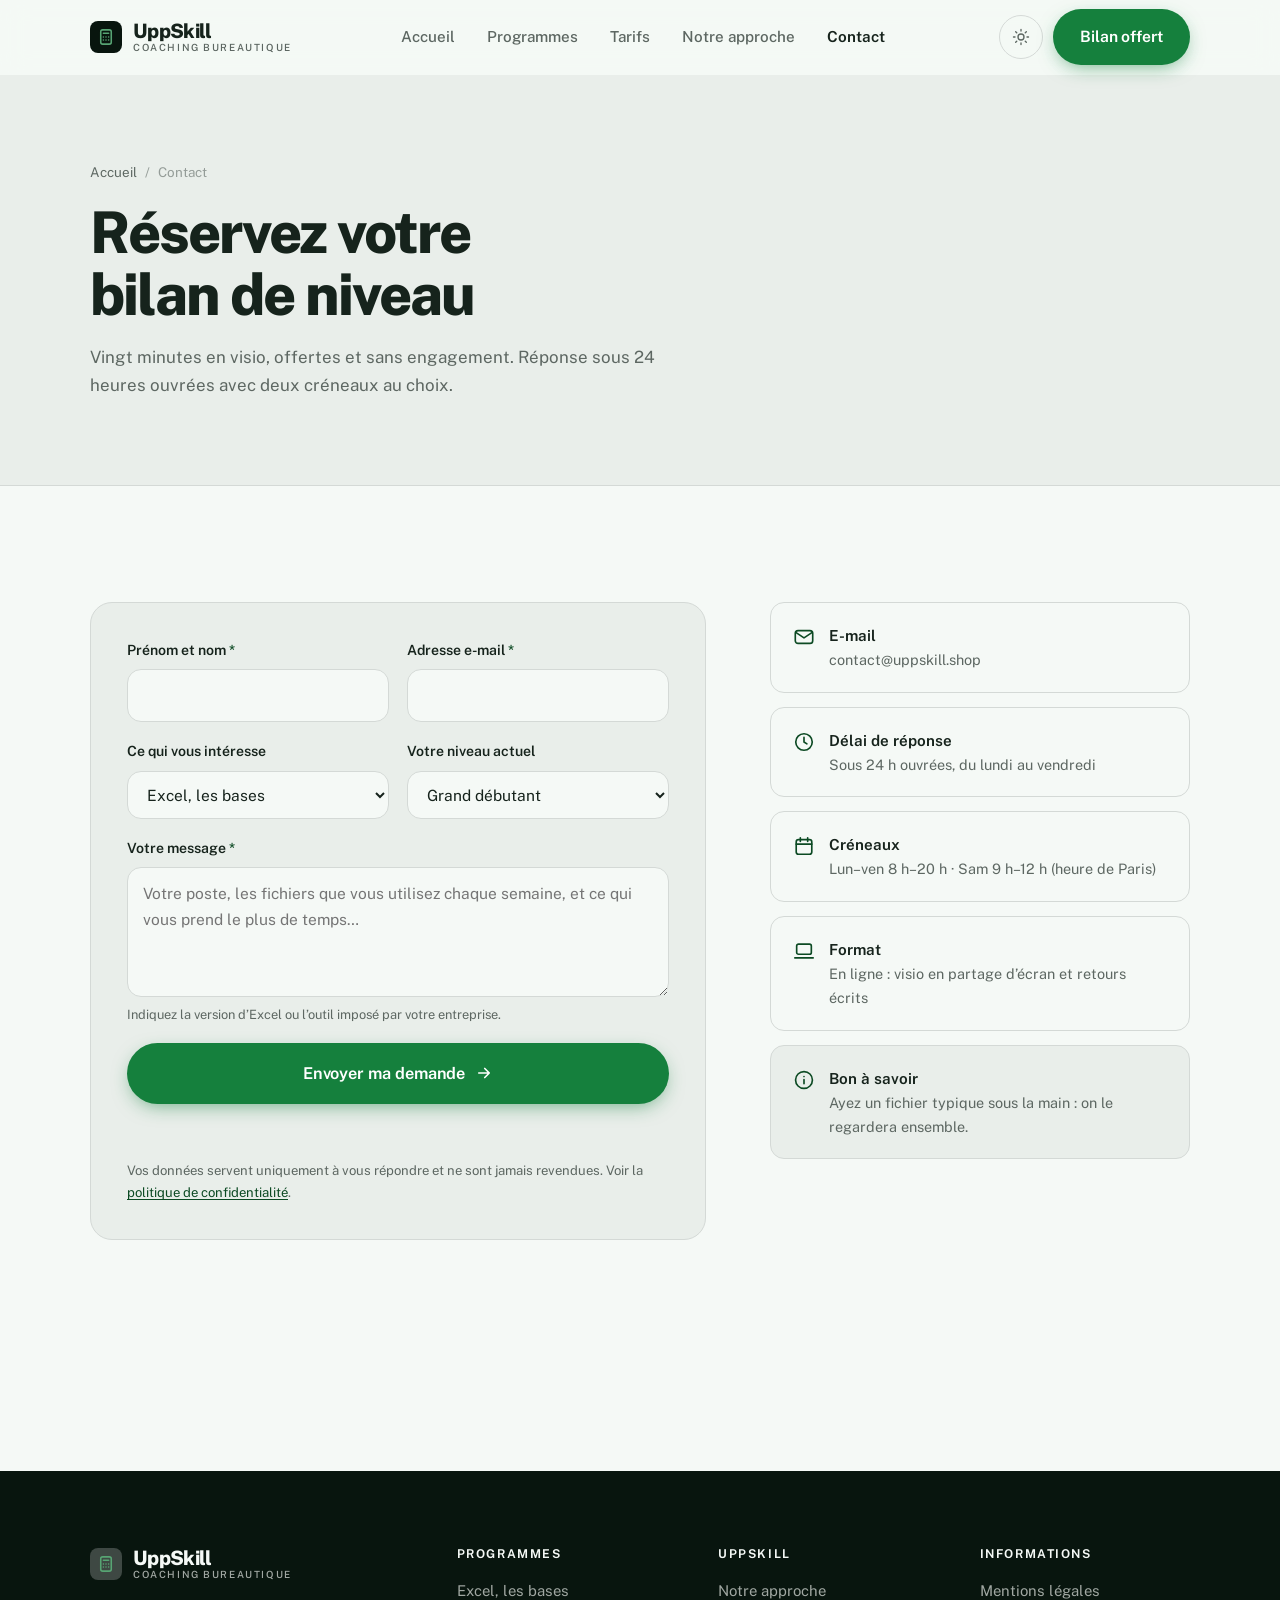
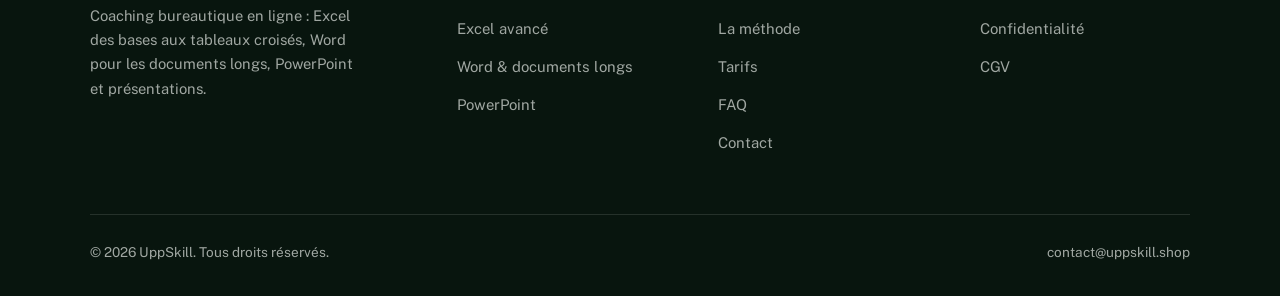
<file: contact.html>
<!DOCTYPE html>
<html lang="fr" class="no-js">
<head>
<meta charset="utf-8">
<meta name="viewport" content="width=device-width, initial-scale=1">
<title>Contact — UppSkill</title>
<meta name="description" content="Réservez votre bilan de niveau offert de 20 minutes en visio. Réponse sous 24 heures ouvrées.">
<link rel="canonical" href="https://uppskill.shop/contact.html">

<meta property="og:type" content="website">
<meta property="og:url" content="https://uppskill.shop/contact.html">
<meta property="og:site_name" content="UppSkill">
<meta property="og:locale" content="fr_FR">
<meta property="og:title" content="Contact — UppSkill">
<meta property="og:description" content="Réservez votre bilan de niveau offert de 20 minutes en visio. Réponse sous 24 heures ouvrées.">
<meta name="theme-color" content="#08150e">

<link rel="icon" href="assets/img/favicon.svg" type="image/svg+xml">
<link rel="preconnect" href="https://fonts.googleapis.com">
<link rel="preconnect" href="https://fonts.gstatic.com" crossorigin>
<link rel="stylesheet" href="https://fonts.googleapis.com/css2?family=Public+Sans:wght@400..800&display=swap">
<link rel="stylesheet" href="assets/css/style.css">

<!-- Thème appliqué avant le premier rendu (évite le flash) -->
<script>
document.documentElement.classList.remove('no-js');
(function(){try{var t=localStorage.getItem('site-theme');if(t){document.documentElement.setAttribute('data-theme',t);}}catch(e){}})();
</script>
</head>

<body>
<a class="skip-link" href="#main">Aller au contenu principal</a>

<header class="site-header">
  <nav class="wrap nav" aria-label="Navigation principale">
    <a class="brand" href="index.html">
      <svg class="brand__mark" viewBox="0 0 64 64" aria-hidden="true">
        <rect class="bm-bg" width="64" height="64" rx="16"/>
        <g class="bm-ic" transform="translate(14 14) scale(1.5)" fill="none" stroke-width="2.1" stroke-linecap="round" stroke-linejoin="round"><rect x="5" y="2.5" width="14" height="19" rx="2.5"/><path d="M8.5 7h7M8.5 12h.01M12 12h.01M15.5 12h.01M8.5 16h.01M12 16h.01M15.5 16h.01"/></g>
      </svg>
      <span>UppSkill<span class="brand__sub">Coaching bureautique</span></span>
    </a>

    <ul class="nav__links" id="nav-links">
      <li><a href="index.html">Accueil</a></li>
      <li><a href="programmes.html">Programmes</a></li>
      <li><a href="index.html#tarifs">Tarifs</a></li>
      <li><a href="a-propos.html">Notre approche</a></li>
      <li><a href="contact.html" aria-current="page">Contact</a></li>
      <li><a class="btn btn--primary" href="contact.html">Bilan offert</a></li>
    </ul>

    <div class="nav__cta">
      <button class="theme-toggle" type="button" aria-label="Passer en thème sombre">
        <svg class="icon-sun" viewBox="0 0 24 24" fill="none" stroke="currentColor" stroke-width="1.8" stroke-linecap="round" aria-hidden="true"><circle cx="12" cy="12" r="4"/><path d="M12 2v2m0 16v2M2 12h2m16 0h2M4.9 4.9l1.4 1.4m11.4 11.4 1.4 1.4M19.1 4.9l-1.4 1.4M6.3 17.7l-1.4 1.4"/></svg>
        <svg class="icon-moon" viewBox="0 0 24 24" fill="none" stroke="currentColor" stroke-width="1.8" stroke-linecap="round" stroke-linejoin="round" aria-hidden="true"><path d="M21 12.8A9 9 0 1 1 11.2 3a7 7 0 0 0 9.8 9.8z"/></svg>
      </button>
      <a class="btn btn--primary" href="contact.html">Bilan offert</a>
      <button class="nav__toggle" type="button" aria-expanded="false" aria-controls="nav-links" aria-label="Ouvrir le menu">
        <svg class="icon-open" viewBox="0 0 24 24" fill="none" stroke="currentColor" stroke-width="2" stroke-linecap="round" aria-hidden="true"><path d="M3 6h18M3 12h18M3 18h18"/></svg>
        <svg class="icon-close" viewBox="0 0 24 24" fill="none" stroke="currentColor" stroke-width="2" stroke-linecap="round" aria-hidden="true"><path d="M6 6l12 12M18 6L6 18"/></svg>
      </button>
    </div>
  </nav>
</header>

<main id="main">

<section class="page-head">
  <div class="wrap">
    <nav class="breadcrumb" aria-label="Fil d’Ariane">
      <a href="index.html">Accueil</a><span>/</span><span aria-current="page">Contact</span>
    </nav>
    <h1>Réservez votre bilan de niveau</h1>
    <p>Vingt minutes en visio, offertes et sans engagement. Réponse sous 24 heures ouvrées avec deux créneaux au choix.</p>
  </div>
</section>

<section class="section wrap">
  <div class="form-layout">

    <!--
      FORMULAIRE : l'attribut action contient un identifiant à remplacer.
      Créez un formulaire gratuit sur https://formspree.io puis remplacez
      VOTRE_ID_FORMSPREE. En attendant, le bouton ouvre la messagerie du
      visiteur avec un message pré-rempli vers contact@uppskill.shop.
    -->
    <form class="form" id="contact-form" action="https://formspree.io/f/VOTRE_ID_FORMSPREE" method="POST"
          data-email="contact@uppskill.shop" data-subject="Demande de bilan de niveau"
          data-msg-mail="Votre logiciel de messagerie va s’ouvrir avec le message pré-rempli." data-msg-sending="Envoi en cours…"
          data-msg-ok="Merci ! Votre message est parti. Réponse sous 24 h ouvrées." data-msg-err="L’envoi a échoué. Écrivez-nous directement à">
      <div class="form__row">
        <div class="field">
          <label for="nom">Prénom et nom <span class="req" aria-hidden="true">*</span></label>
          <input type="text" id="nom" name="nom" autocomplete="name" required>
        </div>
        <div class="field">
          <label for="email">Adresse e-mail <span class="req" aria-hidden="true">*</span></label>
          <input type="email" id="email" name="email" autocomplete="email" required>
        </div>
      </div>

      <div class="form__row">
        <div class="field">
          <label for="programme">Ce qui vous intéresse</label>
          <select id="programme" name="programme">
            <option>Excel, les bases</option>
            <option>Excel avancé</option>
            <option>Word &amp; documents longs</option>
            <option>PowerPoint</option>
            <option>Je ne sais pas encore</option>
          </select>
        </div>
        <div class="field">
          <label for="niveau">Votre niveau actuel</label>
          <select id="niveau" name="niveau">
            <option>Grand débutant</option>
            <option>Je me débrouille</option>
            <option>À l’aise, je veux automatiser</option>
            <option>Je forme d’autres personnes</option>
          </select>
        </div>
      </div>

      <div class="field">
        <label for="message">Votre message <span class="req" aria-hidden="true">*</span></label>
        <textarea id="message" name="message" required placeholder="Votre poste, les fichiers que vous utilisez chaque semaine, et ce qui vous prend le plus de temps…"></textarea>
        <span class="field__hint">Indiquez la version d’Excel ou l’outil imposé par votre entreprise.</span>
      </div>

      <!-- Piège à robots : invisible pour les humains -->
      <div class="visually-hidden" aria-hidden="true">
        <label for="site-web">Ne remplissez pas ce champ</label>
        <input type="text" id="site-web" name="_gotcha" tabindex="-1" autocomplete="off">
      </div>

      <button class="btn btn--primary btn--lg" type="submit">Envoyer ma demande <svg viewBox="0 0 24 24" fill="none" stroke="currentColor" stroke-width="2.2" stroke-linecap="round" stroke-linejoin="round" aria-hidden="true"><path d="M5 12h14M13 6l6 6-6 6"/></svg></button>

      <p id="form-status" class="form__status" role="status" aria-live="polite"></p>

      <p class="form__note">
        Vos données servent uniquement à vous répondre et ne sont jamais revendues. Voir la <a href="mentions-legales.html#confidentialite">politique de confidentialité</a>.
      </p>
    </form>

    <aside class="contact-aside">
      <div class="contact-card">
        <svg viewBox="0 0 24 24" fill="none" stroke="currentColor" stroke-width="1.8" stroke-linecap="round" stroke-linejoin="round" aria-hidden="true"><rect x="2.5" y="5" width="19" height="14" rx="3"/><path d="M3 7l9 6 9-6"/></svg>
        <div><b>E-mail</b><a href="mailto:contact@uppskill.shop">contact@uppskill.shop</a></div>
      </div>
      <div class="contact-card">
        <svg viewBox="0 0 24 24" fill="none" stroke="currentColor" stroke-width="1.8" stroke-linecap="round" stroke-linejoin="round" aria-hidden="true"><circle cx="12" cy="12" r="9"/><path d="M12 7v5l3.2 2"/></svg>
        <div><b>Délai de réponse</b><span>Sous 24 h ouvrées, du lundi au vendredi</span></div>
      </div>
      <div class="contact-card">
        <svg viewBox="0 0 24 24" fill="none" stroke="currentColor" stroke-width="1.8" stroke-linecap="round" stroke-linejoin="round" aria-hidden="true"><rect x="3.5" y="5" width="17" height="16" rx="2.5"/><path d="M8 3v4M16 3v4M3.5 10h17"/></svg>
        <div><b>Créneaux</b><span>Lun–ven 8 h–20 h · Sam 9 h–12 h (heure de Paris)</span></div>
      </div>
      <div class="contact-card">
        <svg viewBox="0 0 24 24" fill="none" stroke="currentColor" stroke-width="1.8" stroke-linecap="round" stroke-linejoin="round" aria-hidden="true"><rect x="4" y="4.5" width="16" height="11" rx="2"/><path d="M2 19.5h20"/></svg>
        <div><b>Format</b><span>En ligne : visio en partage d’écran et retours écrits</span></div>
      </div>
      <div class="contact-card contact-card--soft">
        <svg viewBox="0 0 24 24" fill="none" stroke="currentColor" stroke-width="1.8" stroke-linecap="round" stroke-linejoin="round" aria-hidden="true"><circle cx="12" cy="12" r="9.2"/><path d="M12 16v-4.5M12 8.2v.1"/></svg>
        <div><b>Bon à savoir</b><span>Ayez un fichier typique sous la main : on le regardera ensemble.</span></div>
      </div>
    </aside>

  </div>
</section>

</main>

<footer class="site-footer">
  <div class="wrap">
    <div class="footer__grid">
      <div class="footer__brand">
        <a class="brand" href="index.html">
          <svg class="brand__mark" viewBox="0 0 64 64" aria-hidden="true">
        <rect class="bm-bg" width="64" height="64" rx="16"/>
        <g class="bm-ic" transform="translate(14 14) scale(1.5)" fill="none" stroke-width="2.1" stroke-linecap="round" stroke-linejoin="round"><rect x="5" y="2.5" width="14" height="19" rx="2.5"/><path d="M8.5 7h7M8.5 12h.01M12 12h.01M15.5 12h.01M8.5 16h.01M12 16h.01M15.5 16h.01"/></g>
      </svg>
          <span>UppSkill<span class="brand__sub">Coaching bureautique</span></span>
        </a>
        <p>Coaching bureautique en ligne : Excel des bases aux tableaux croisés, Word pour les documents longs, PowerPoint et présentations.</p>
      </div>

      <div class="footer__col">
        <h4>Programmes</h4>
        <ul>
          <li><a href="programmes.html#excel-bases">Excel, les bases</a></li>
          <li><a href="programmes.html#excel-avance">Excel avancé</a></li>
          <li><a href="programmes.html#word">Word &amp; documents longs</a></li>
          <li><a href="programmes.html#powerpoint">PowerPoint</a></li>
        </ul>
      </div>

      <div class="footer__col">
        <h4>UppSkill</h4>
        <ul>
          <li><a href="a-propos.html">Notre approche</a></li>
          <li><a href="index.html#methode">La méthode</a></li>
          <li><a href="index.html#tarifs">Tarifs</a></li>
          <li><a href="index.html#faq">FAQ</a></li>
          <li><a href="contact.html">Contact</a></li>
        </ul>
      </div>

      <div class="footer__col">
        <h4>Informations</h4>
        <ul>
          <li><a href="mentions-legales.html">Mentions légales</a></li>
          <li><a href="mentions-legales.html#confidentialite">Confidentialité</a></li>
          <li><a href="mentions-legales.html#cgv">CGV</a></li>
        </ul>
      </div>
    </div>

    <div class="footer__bottom">
      <p>© <span data-year>2026</span> UppSkill. Tous droits réservés.</p>
      <p><a href="mailto:contact@uppskill.shop">contact@uppskill.shop</a></p>
    </div>
  </div>
</footer>

<script src="assets/js/main.js" defer></script>
</body>
</html>
</file>
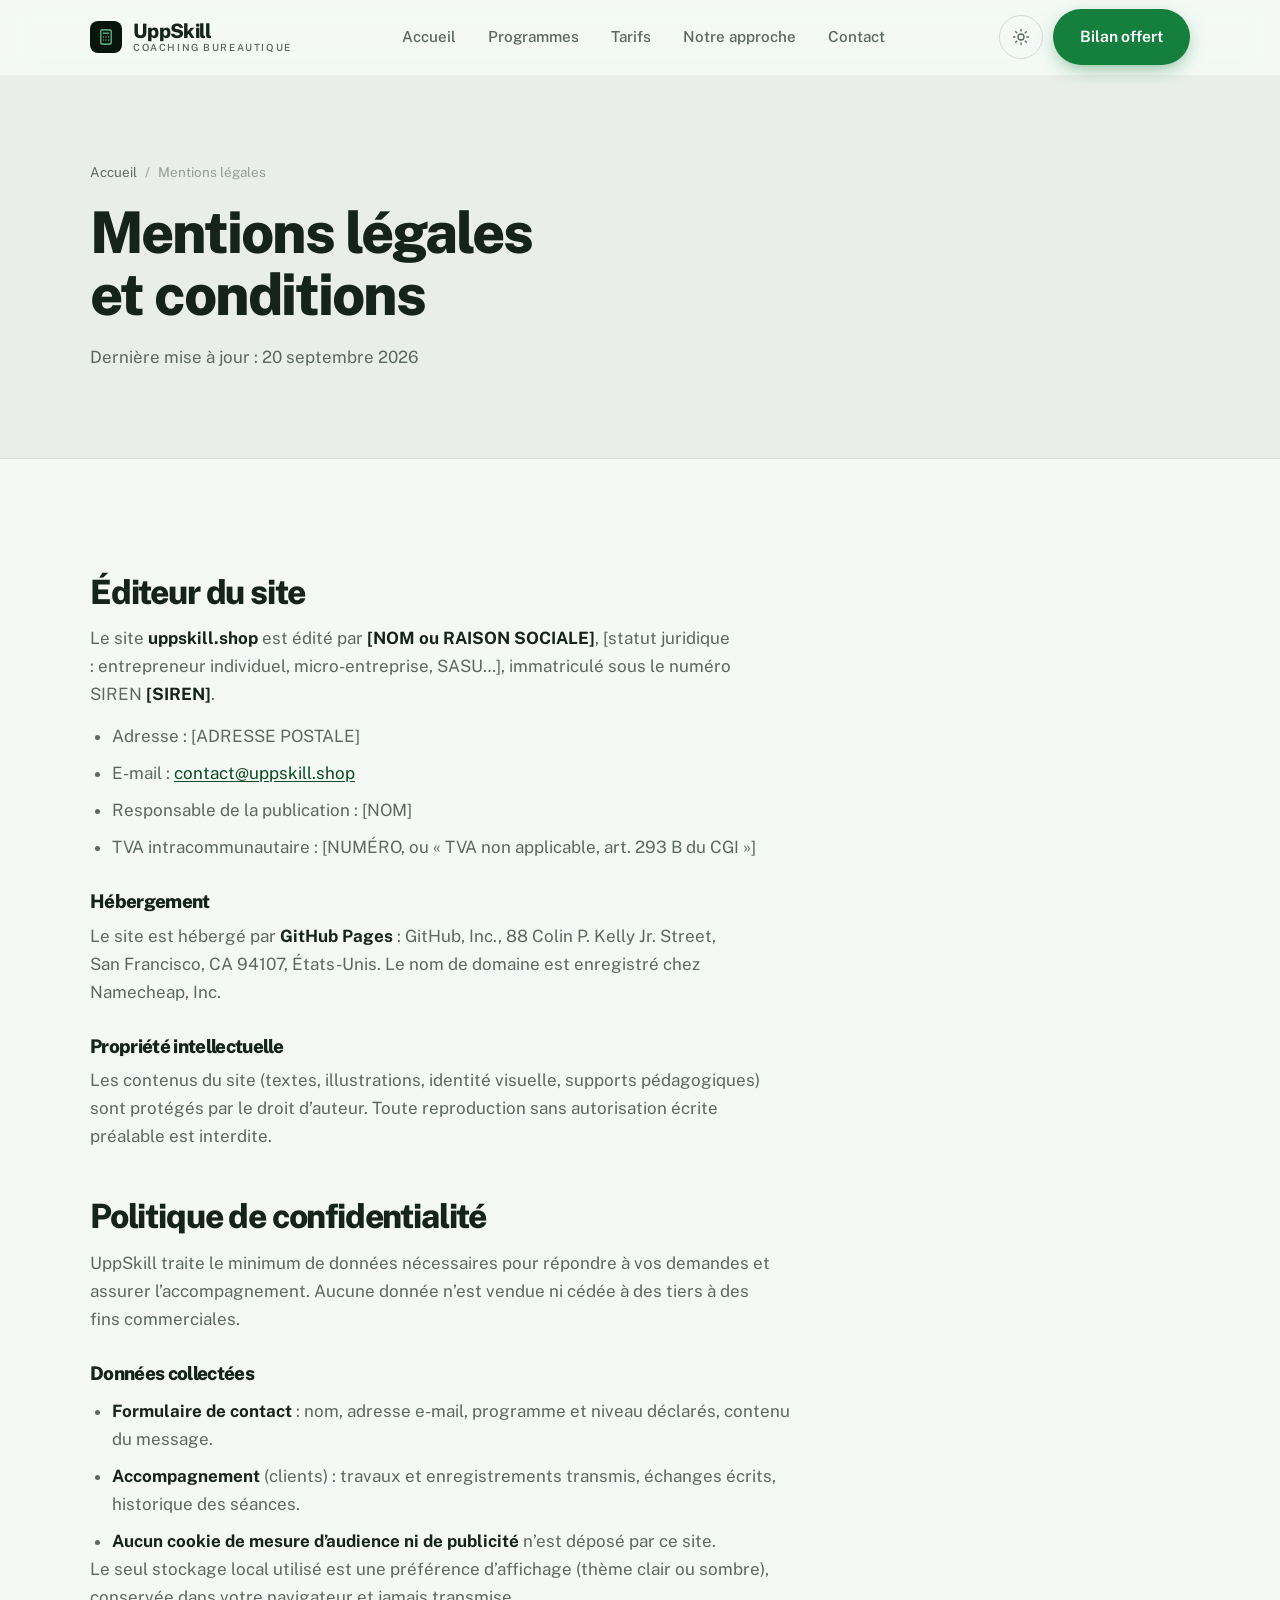
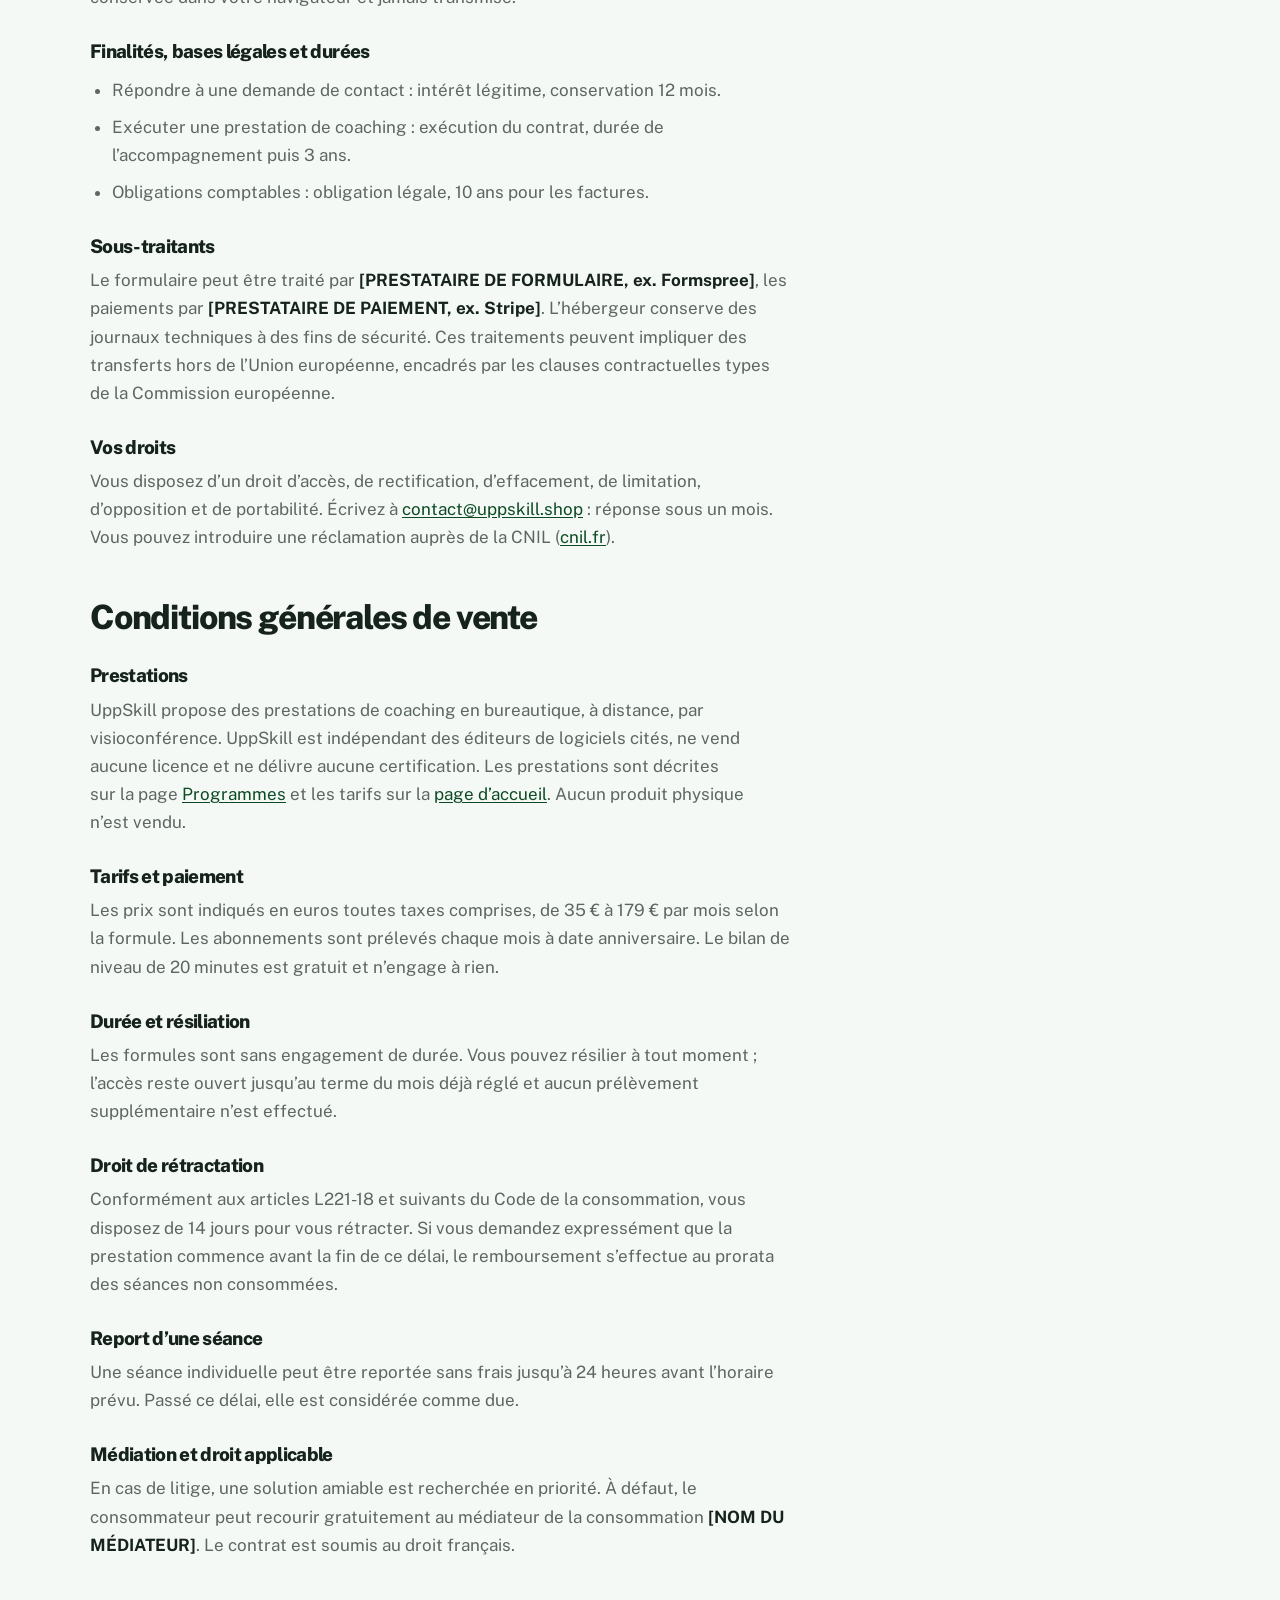
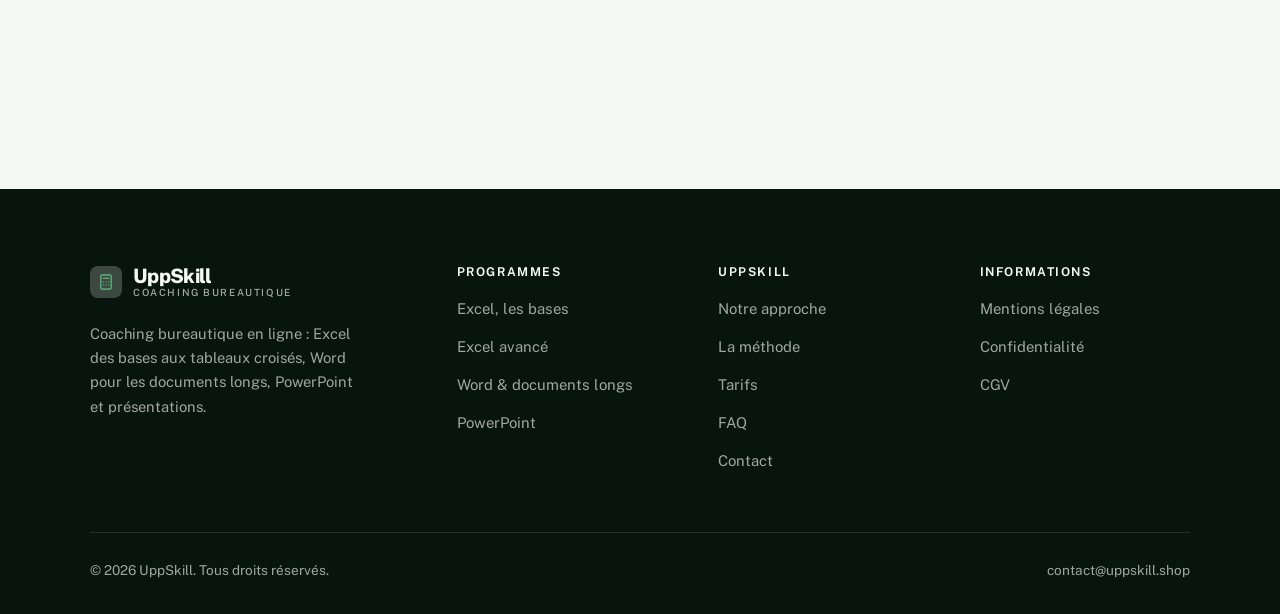
<file: mentions-legales.html>
<!DOCTYPE html>
<html lang="fr" class="no-js">
<head>
<meta charset="utf-8">
<meta name="viewport" content="width=device-width, initial-scale=1">
<title>Mentions légales, confidentialité et CGV — UppSkill</title>
<meta name="description" content="Mentions légales, politique de confidentialité et conditions générales de vente de UppSkill.">
<meta name="robots" content="noindex">

<meta property="og:type" content="website">
<meta property="og:url" content="https://uppskill.shop/mentions-legales.html">
<meta property="og:site_name" content="UppSkill">
<meta property="og:locale" content="fr_FR">
<meta property="og:title" content="Mentions légales, confidentialité et CGV — UppSkill">
<meta property="og:description" content="Mentions légales, politique de confidentialité et conditions générales de vente de UppSkill.">
<meta name="theme-color" content="#08150e">

<link rel="icon" href="assets/img/favicon.svg" type="image/svg+xml">
<link rel="preconnect" href="https://fonts.googleapis.com">
<link rel="preconnect" href="https://fonts.gstatic.com" crossorigin>
<link rel="stylesheet" href="https://fonts.googleapis.com/css2?family=Public+Sans:wght@400..800&display=swap">
<link rel="stylesheet" href="assets/css/style.css">

<!-- Thème appliqué avant le premier rendu (évite le flash) -->
<script>
document.documentElement.classList.remove('no-js');
(function(){try{var t=localStorage.getItem('site-theme');if(t){document.documentElement.setAttribute('data-theme',t);}}catch(e){}})();
</script>
</head>

<body>
<a class="skip-link" href="#main">Aller au contenu principal</a>

<header class="site-header">
  <nav class="wrap nav" aria-label="Navigation principale">
    <a class="brand" href="index.html">
      <svg class="brand__mark" viewBox="0 0 64 64" aria-hidden="true">
        <rect class="bm-bg" width="64" height="64" rx="16"/>
        <g class="bm-ic" transform="translate(14 14) scale(1.5)" fill="none" stroke-width="2.1" stroke-linecap="round" stroke-linejoin="round"><rect x="5" y="2.5" width="14" height="19" rx="2.5"/><path d="M8.5 7h7M8.5 12h.01M12 12h.01M15.5 12h.01M8.5 16h.01M12 16h.01M15.5 16h.01"/></g>
      </svg>
      <span>UppSkill<span class="brand__sub">Coaching bureautique</span></span>
    </a>

    <ul class="nav__links" id="nav-links">
      <li><a href="index.html">Accueil</a></li>
      <li><a href="programmes.html">Programmes</a></li>
      <li><a href="index.html#tarifs">Tarifs</a></li>
      <li><a href="a-propos.html">Notre approche</a></li>
      <li><a href="contact.html">Contact</a></li>
      <li><a class="btn btn--primary" href="contact.html">Bilan offert</a></li>
    </ul>

    <div class="nav__cta">
      <button class="theme-toggle" type="button" aria-label="Passer en thème sombre">
        <svg class="icon-sun" viewBox="0 0 24 24" fill="none" stroke="currentColor" stroke-width="1.8" stroke-linecap="round" aria-hidden="true"><circle cx="12" cy="12" r="4"/><path d="M12 2v2m0 16v2M2 12h2m16 0h2M4.9 4.9l1.4 1.4m11.4 11.4 1.4 1.4M19.1 4.9l-1.4 1.4M6.3 17.7l-1.4 1.4"/></svg>
        <svg class="icon-moon" viewBox="0 0 24 24" fill="none" stroke="currentColor" stroke-width="1.8" stroke-linecap="round" stroke-linejoin="round" aria-hidden="true"><path d="M21 12.8A9 9 0 1 1 11.2 3a7 7 0 0 0 9.8 9.8z"/></svg>
      </button>
      <a class="btn btn--primary" href="contact.html">Bilan offert</a>
      <button class="nav__toggle" type="button" aria-expanded="false" aria-controls="nav-links" aria-label="Ouvrir le menu">
        <svg class="icon-open" viewBox="0 0 24 24" fill="none" stroke="currentColor" stroke-width="2" stroke-linecap="round" aria-hidden="true"><path d="M3 6h18M3 12h18M3 18h18"/></svg>
        <svg class="icon-close" viewBox="0 0 24 24" fill="none" stroke="currentColor" stroke-width="2" stroke-linecap="round" aria-hidden="true"><path d="M6 6l12 12M18 6L6 18"/></svg>
      </button>
    </div>
  </nav>
</header>

<main id="main">

<section class="page-head">
  <div class="wrap">
    <nav class="breadcrumb" aria-label="Fil d'Ariane">
      <a href="index.html">Accueil</a><span>/</span><span aria-current="page">Mentions légales</span>
    </nav>
    <h1>Mentions légales et conditions</h1>
    <p>Dernière mise à jour : <time datetime="2026-09-20">20 septembre 2026</time></p>
  </div>
</section>

<section class="section wrap">
  <div class="prose">

    <!--
      À COMPLÉTER : ce document est un squelette, pas un conseil juridique.
      Remplacez chaque [CROCHET] par vos informations réelles. En France,
      l'identité de l'éditeur est obligatoire (art. 6-III LCEN).
    -->

    <h2 id="editeur">Éditeur du site</h2>
    <p>
      Le site <strong>uppskill.shop</strong> est édité par <strong>[NOM ou RAISON SOCIALE]</strong>,
      [statut juridique : entrepreneur individuel, micro-entreprise, SASU…],
      immatriculé sous le numéro SIREN <strong>[SIREN]</strong>.
    </p>
    <ul>
      <li>Adresse : [ADRESSE POSTALE]</li>
      <li>E-mail : <a href="mailto:contact@uppskill.shop">contact@uppskill.shop</a></li>
      <li>Responsable de la publication : [NOM]</li>
      <li>TVA intracommunautaire : [NUMÉRO, ou « TVA non applicable, art. 293 B du CGI »]</li>
    </ul>

    <h3>Hébergement</h3>
    <p>
      Le site est hébergé par <strong>GitHub Pages</strong> : GitHub, Inc., 88 Colin P. Kelly Jr. Street,
      San Francisco, CA 94107, États-Unis. Le nom de domaine est enregistré chez Namecheap, Inc.
    </p>

    <h3>Propriété intellectuelle</h3>
    <p>
      Les contenus du site (textes, illustrations, identité visuelle, supports pédagogiques) sont
      protégés par le droit d’auteur. Toute reproduction sans autorisation écrite préalable est interdite.
    </p>

    <h2 id="confidentialite">Politique de confidentialité</h2>
    <p>
      UppSkill traite le minimum de données nécessaires pour répondre à vos demandes et assurer
      l’accompagnement. Aucune donnée n’est vendue ni cédée à des tiers à des fins commerciales.
    </p>
    <h3>Données collectées</h3>
    <ul>
      <li><strong>Formulaire de contact</strong> : nom, adresse e-mail, programme et niveau déclarés, contenu du message.</li>
      <li><strong>Accompagnement</strong> (clients) : travaux et enregistrements transmis, échanges écrits, historique des séances.</li>
      <li><strong>Aucun cookie de mesure d’audience ni de publicité</strong> n’est déposé par ce site.</li>
    </ul>
    <p>
      Le seul stockage local utilisé est une préférence d’affichage (thème clair ou sombre), conservée
      dans votre navigateur et jamais transmise.
    </p>
    <h3>Finalités, bases légales et durées</h3>
    <ul>
      <li>Répondre à une demande de contact : intérêt légitime, conservation 12 mois.</li>
      <li>Exécuter une prestation de coaching : exécution du contrat, durée de l’accompagnement puis 3 ans.</li>
      <li>Obligations comptables : obligation légale, 10 ans pour les factures.</li>
    </ul>
    <h3>Sous-traitants</h3>
    <p>
      Le formulaire peut être traité par <strong>[PRESTATAIRE DE FORMULAIRE, ex. Formspree]</strong>, les paiements
      par <strong>[PRESTATAIRE DE PAIEMENT, ex. Stripe]</strong>. L’hébergeur conserve des journaux techniques à des
      fins de sécurité. Ces traitements peuvent impliquer des transferts hors de l’Union européenne, encadrés par
      les clauses contractuelles types de la Commission européenne.
    </p>
    <h3>Vos droits</h3>
    <p>
      Vous disposez d’un droit d’accès, de rectification, d’effacement, de limitation, d’opposition et de
      portabilité. Écrivez à <a href="mailto:contact@uppskill.shop">contact@uppskill.shop</a> : réponse sous un mois. Vous pouvez
      introduire une réclamation auprès de la CNIL (<a href="https://www.cnil.fr" rel="noopener" target="_blank">cnil.fr</a>).
    </p>

    <h2 id="cgv">Conditions générales de vente</h2>
    <h3>Prestations</h3>
    <p>
      UppSkill propose des prestations de coaching en bureautique, à distance, par visioconférence. UppSkill est indépendant des éditeurs de logiciels cités, ne vend aucune licence et ne délivre aucune certification. Les prestations sont décrites sur la page
      <a href="programmes.html">Programmes</a> et les tarifs sur la <a href="index.html#tarifs">page d’accueil</a>.
      Aucun produit physique n’est vendu.
    </p>
    <h3>Tarifs et paiement</h3>
    <p>
      Les prix sont indiqués en euros toutes taxes comprises, de 35 € à 179 € par mois
      selon la formule. Les abonnements sont prélevés chaque mois à date anniversaire. Le bilan de niveau de 20 minutes est gratuit et n’engage à rien.
    </p>
    <h3>Durée et résiliation</h3>
    <p>
      Les formules sont sans engagement de durée. Vous pouvez résilier à tout moment ; l’accès reste ouvert
      jusqu’au terme du mois déjà réglé et aucun prélèvement supplémentaire n’est effectué.
    </p>
    <h3>Droit de rétractation</h3>
    <p>
      Conformément aux articles L221-18 et suivants du Code de la consommation, vous disposez de 14 jours pour
      vous rétracter. Si vous demandez expressément que la prestation commence avant la fin de ce délai, le
      remboursement s’effectue au prorata des séances non consommées.
    </p>
    <h3>Report d’une séance</h3>
    <p>
      Une séance individuelle peut être reportée sans frais jusqu’à 24 heures avant l’horaire prévu. Passé ce
      délai, elle est considérée comme due.
    </p>
    <h3>Médiation et droit applicable</h3>
    <p>
      En cas de litige, une solution amiable est recherchée en priorité. À défaut, le consommateur peut recourir
      gratuitement au médiateur de la consommation <strong>[NOM DU MÉDIATEUR]</strong>. Le contrat est soumis au droit français.
    </p>

  </div>
</section>

</main>

<footer class="site-footer">
  <div class="wrap">
    <div class="footer__grid">
      <div class="footer__brand">
        <a class="brand" href="index.html">
          <svg class="brand__mark" viewBox="0 0 64 64" aria-hidden="true">
        <rect class="bm-bg" width="64" height="64" rx="16"/>
        <g class="bm-ic" transform="translate(14 14) scale(1.5)" fill="none" stroke-width="2.1" stroke-linecap="round" stroke-linejoin="round"><rect x="5" y="2.5" width="14" height="19" rx="2.5"/><path d="M8.5 7h7M8.5 12h.01M12 12h.01M15.5 12h.01M8.5 16h.01M12 16h.01M15.5 16h.01"/></g>
      </svg>
          <span>UppSkill<span class="brand__sub">Coaching bureautique</span></span>
        </a>
        <p>Coaching bureautique en ligne : Excel des bases aux tableaux croisés, Word pour les documents longs, PowerPoint et présentations.</p>
      </div>

      <div class="footer__col">
        <h4>Programmes</h4>
        <ul>
          <li><a href="programmes.html#excel-bases">Excel, les bases</a></li>
          <li><a href="programmes.html#excel-avance">Excel avancé</a></li>
          <li><a href="programmes.html#word">Word &amp; documents longs</a></li>
          <li><a href="programmes.html#powerpoint">PowerPoint</a></li>
        </ul>
      </div>

      <div class="footer__col">
        <h4>UppSkill</h4>
        <ul>
          <li><a href="a-propos.html">Notre approche</a></li>
          <li><a href="index.html#methode">La méthode</a></li>
          <li><a href="index.html#tarifs">Tarifs</a></li>
          <li><a href="index.html#faq">FAQ</a></li>
          <li><a href="contact.html">Contact</a></li>
        </ul>
      </div>

      <div class="footer__col">
        <h4>Informations</h4>
        <ul>
          <li><a href="mentions-legales.html">Mentions légales</a></li>
          <li><a href="mentions-legales.html#confidentialite">Confidentialité</a></li>
          <li><a href="mentions-legales.html#cgv">CGV</a></li>
        </ul>
      </div>
    </div>

    <div class="footer__bottom">
      <p>© <span data-year>2026</span> UppSkill. Tous droits réservés.</p>
      <p><a href="mailto:contact@uppskill.shop">contact@uppskill.shop</a></p>
    </div>
  </div>
</footer>

<script src="assets/js/main.js" defer></script>
</body>
</html>
</file>
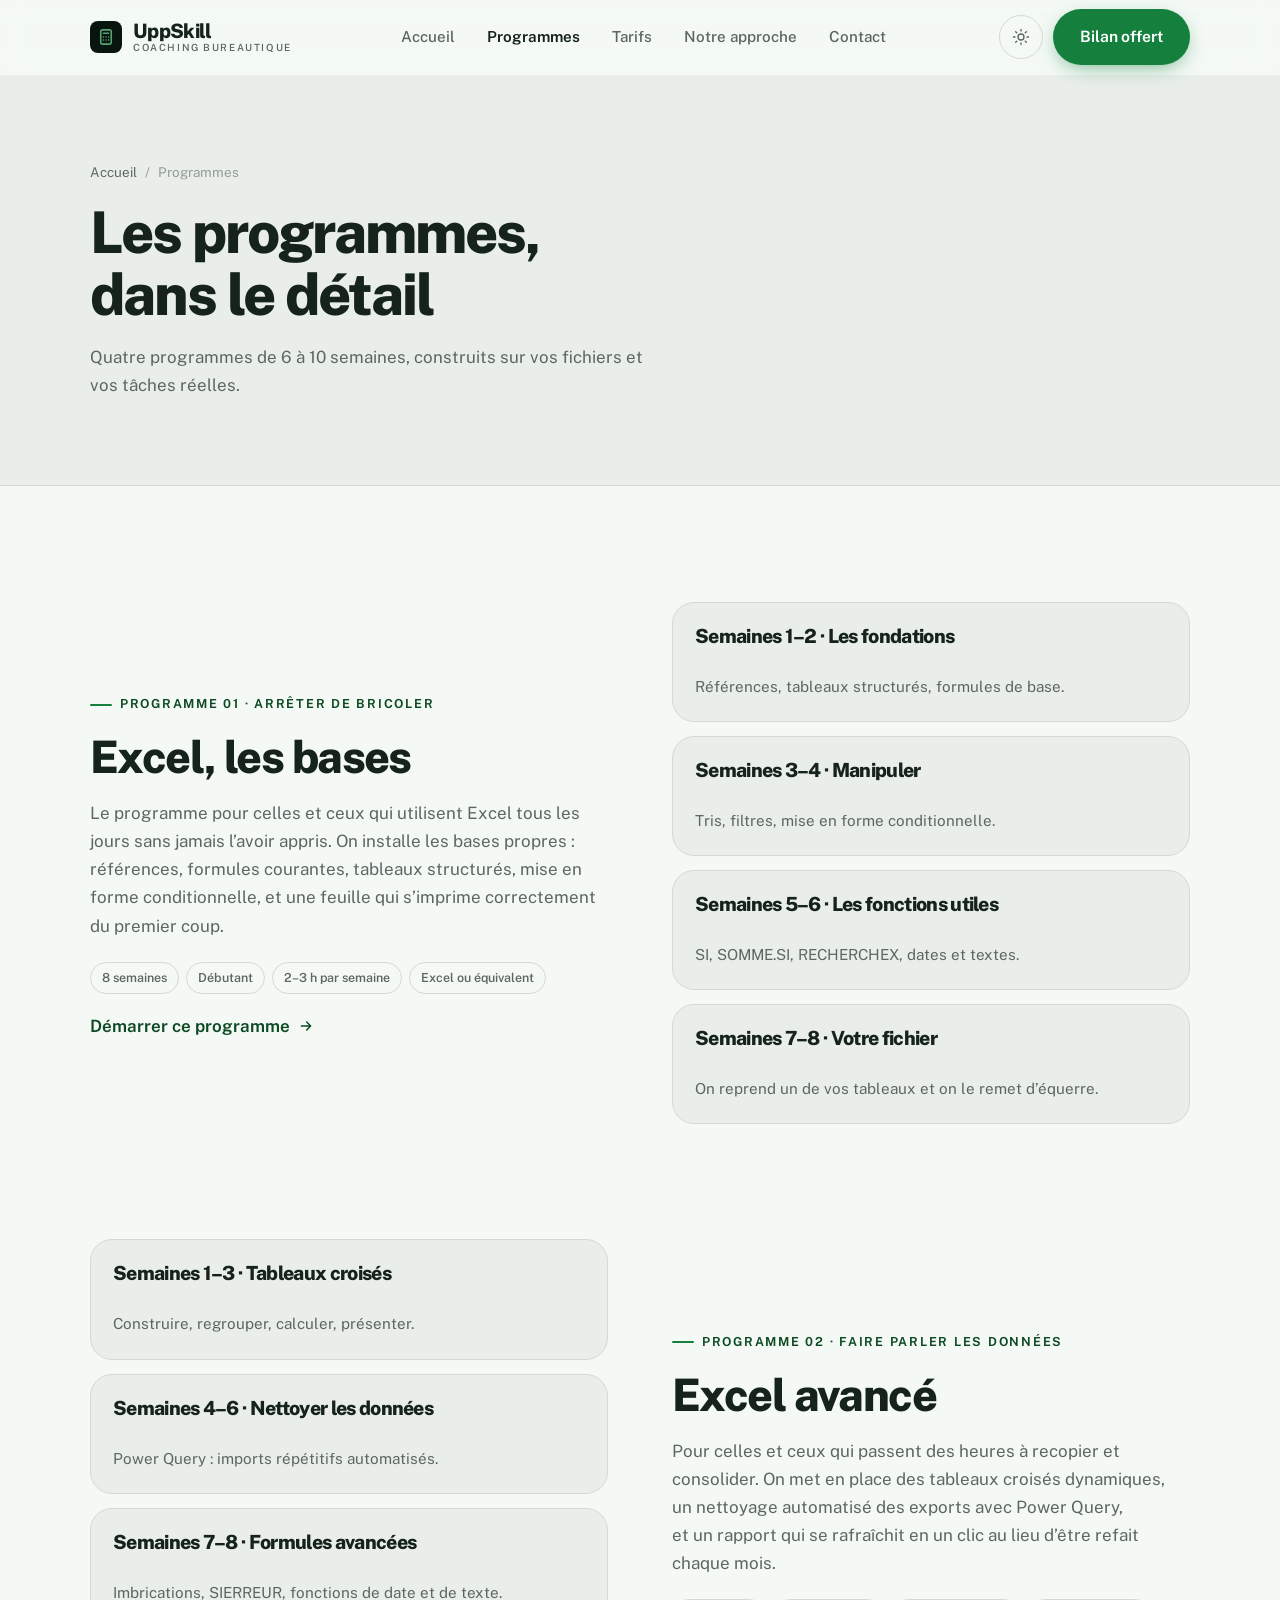
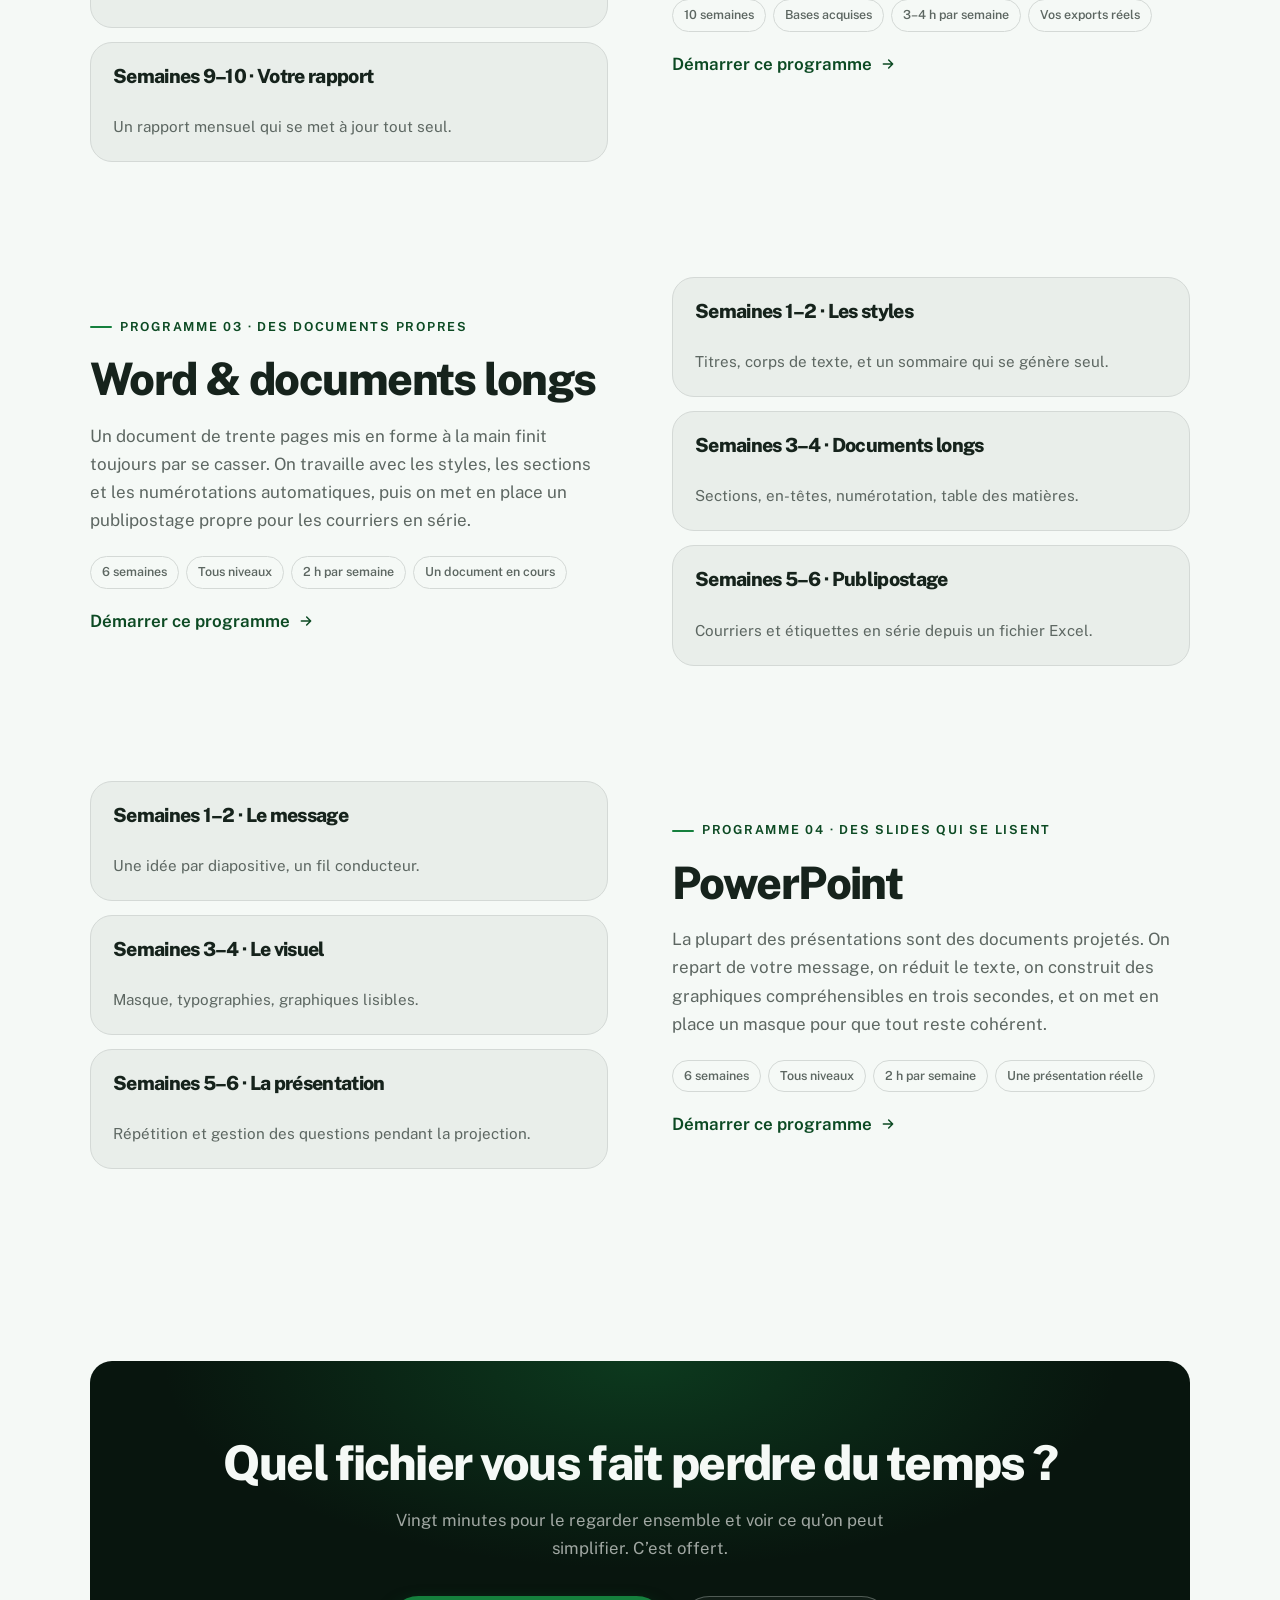
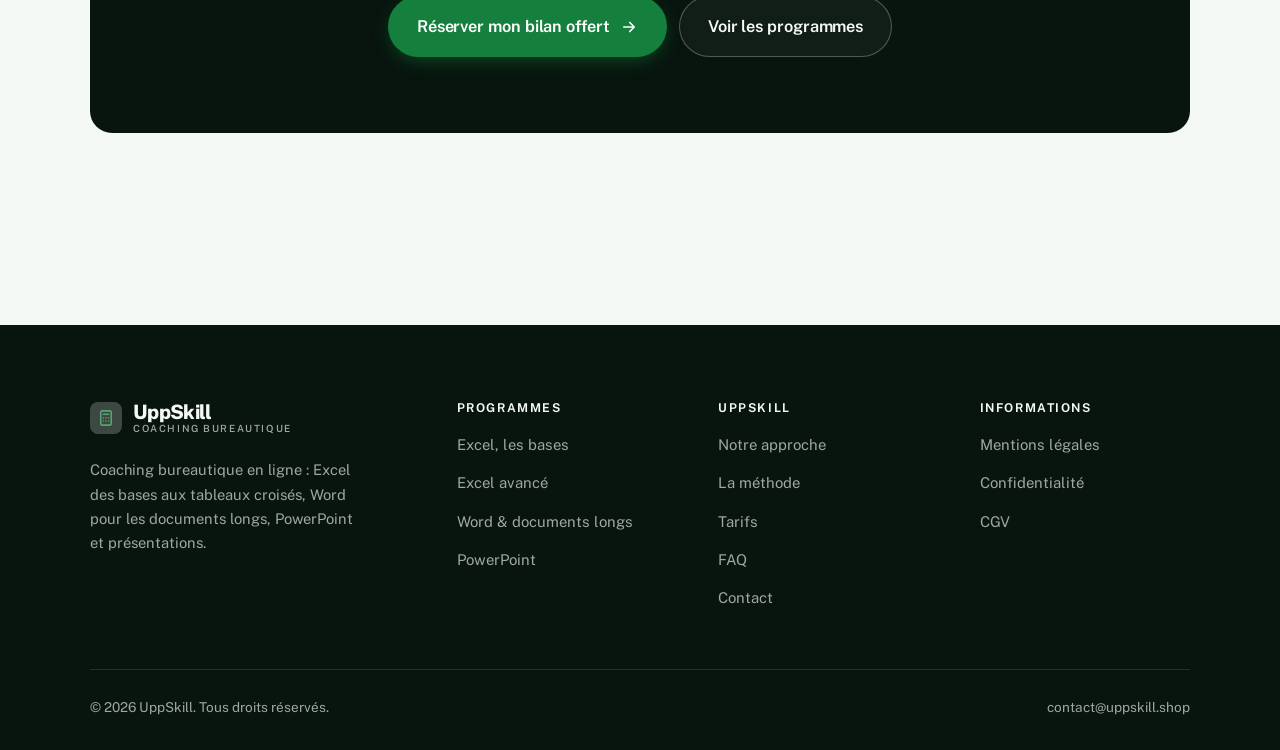
<file: programmes.html>
<!DOCTYPE html>
<html lang="fr" class="no-js">
<head>
<meta charset="utf-8">
<meta name="viewport" content="width=device-width, initial-scale=1">
<title>Programmes — UppSkill</title>
<meta name="description" content="Programmes de coaching bureautique : Excel les bases, Excel avancé, Word et documents longs, PowerPoint. Semaine par semaine.">
<link rel="canonical" href="https://uppskill.shop/programmes.html">

<meta property="og:type" content="website">
<meta property="og:url" content="https://uppskill.shop/programmes.html">
<meta property="og:site_name" content="UppSkill">
<meta property="og:locale" content="fr_FR">
<meta property="og:title" content="Programmes — UppSkill">
<meta property="og:description" content="Programmes de coaching bureautique : Excel les bases, Excel avancé, Word et documents longs, PowerPoint. Semaine par semaine.">
<meta name="theme-color" content="#08150e">

<link rel="icon" href="assets/img/favicon.svg" type="image/svg+xml">
<link rel="preconnect" href="https://fonts.googleapis.com">
<link rel="preconnect" href="https://fonts.gstatic.com" crossorigin>
<link rel="stylesheet" href="https://fonts.googleapis.com/css2?family=Public+Sans:wght@400..800&display=swap">
<link rel="stylesheet" href="assets/css/style.css">

<!-- Thème appliqué avant le premier rendu (évite le flash) -->
<script>
document.documentElement.classList.remove('no-js');
(function(){try{var t=localStorage.getItem('site-theme');if(t){document.documentElement.setAttribute('data-theme',t);}}catch(e){}})();
</script>
</head>

<body>
<a class="skip-link" href="#main">Aller au contenu principal</a>

<header class="site-header">
  <nav class="wrap nav" aria-label="Navigation principale">
    <a class="brand" href="index.html">
      <svg class="brand__mark" viewBox="0 0 64 64" aria-hidden="true">
        <rect class="bm-bg" width="64" height="64" rx="16"/>
        <g class="bm-ic" transform="translate(14 14) scale(1.5)" fill="none" stroke-width="2.1" stroke-linecap="round" stroke-linejoin="round"><rect x="5" y="2.5" width="14" height="19" rx="2.5"/><path d="M8.5 7h7M8.5 12h.01M12 12h.01M15.5 12h.01M8.5 16h.01M12 16h.01M15.5 16h.01"/></g>
      </svg>
      <span>UppSkill<span class="brand__sub">Coaching bureautique</span></span>
    </a>

    <ul class="nav__links" id="nav-links">
      <li><a href="index.html">Accueil</a></li>
      <li><a href="programmes.html" aria-current="page">Programmes</a></li>
      <li><a href="index.html#tarifs">Tarifs</a></li>
      <li><a href="a-propos.html">Notre approche</a></li>
      <li><a href="contact.html">Contact</a></li>
      <li><a class="btn btn--primary" href="contact.html">Bilan offert</a></li>
    </ul>

    <div class="nav__cta">
      <button class="theme-toggle" type="button" aria-label="Passer en thème sombre">
        <svg class="icon-sun" viewBox="0 0 24 24" fill="none" stroke="currentColor" stroke-width="1.8" stroke-linecap="round" aria-hidden="true"><circle cx="12" cy="12" r="4"/><path d="M12 2v2m0 16v2M2 12h2m16 0h2M4.9 4.9l1.4 1.4m11.4 11.4 1.4 1.4M19.1 4.9l-1.4 1.4M6.3 17.7l-1.4 1.4"/></svg>
        <svg class="icon-moon" viewBox="0 0 24 24" fill="none" stroke="currentColor" stroke-width="1.8" stroke-linecap="round" stroke-linejoin="round" aria-hidden="true"><path d="M21 12.8A9 9 0 1 1 11.2 3a7 7 0 0 0 9.8 9.8z"/></svg>
      </button>
      <a class="btn btn--primary" href="contact.html">Bilan offert</a>
      <button class="nav__toggle" type="button" aria-expanded="false" aria-controls="nav-links" aria-label="Ouvrir le menu">
        <svg class="icon-open" viewBox="0 0 24 24" fill="none" stroke="currentColor" stroke-width="2" stroke-linecap="round" aria-hidden="true"><path d="M3 6h18M3 12h18M3 18h18"/></svg>
        <svg class="icon-close" viewBox="0 0 24 24" fill="none" stroke="currentColor" stroke-width="2" stroke-linecap="round" aria-hidden="true"><path d="M6 6l12 12M18 6L6 18"/></svg>
      </button>
    </div>
  </nav>
</header>

<main id="main">

<section class="page-head">
  <div class="wrap">
    <nav class="breadcrumb" aria-label="Fil d’Ariane">
      <a href="index.html">Accueil</a><span>/</span><span aria-current="page">Programmes</span>
    </nav>
    <h1>Les programmes, dans le détail</h1>
    <p>Quatre programmes de 6 à 10 semaines, construits sur vos fichiers et vos tâches réelles.</p>
  </div>
</section>

<section class="section wrap" id="excel-bases">
  <div class="split reveal">
    <div>
      <span class="eyebrow">Programme 01 · Arrêter de bricoler</span>
      <h2>Excel, les bases</h2>
      <p>Le programme pour celles et ceux qui utilisent Excel tous les jours sans jamais l’avoir appris. On installe les bases propres : références, formules courantes, tableaux structurés, mise en forme conditionnelle, et une feuille qui s’imprime correctement du premier coup.</p>
      <ul class="tags"><li>8 semaines</li><li>Débutant</li><li>2–3 h par semaine</li><li>Excel ou équivalent</li></ul>
      <p><a class="arrow-link" href="contact.html">Démarrer ce programme <svg viewBox="0 0 24 24" fill="none" stroke="currentColor" stroke-width="2.2" stroke-linecap="round" stroke-linejoin="round" aria-hidden="true"><path d="M5 12h14M13 6l6 6-6 6"/></svg></a></p>
    </div>
    <div class="grid grid--2 grid--tight">
      <article class="card card--sm">
        <h3>Semaines 1–2 · Les fondations</h3>
        <p>Références, tableaux structurés, formules de base.</p>
      </article>
      <article class="card card--sm">
        <h3>Semaines 3–4 · Manipuler</h3>
        <p>Tris, filtres, mise en forme conditionnelle.</p>
      </article>
      <article class="card card--sm">
        <h3>Semaines 5–6 · Les fonctions utiles</h3>
        <p>SI, SOMME.SI, RECHERCHEX, dates et textes.</p>
      </article>
      <article class="card card--sm">
        <h3>Semaines 7–8 · Votre fichier</h3>
        <p>On reprend un de vos tableaux et on le remet d’équerre.</p>
      </article>
    </div>
  </div>
</section>

<section class="section section--flush wrap" id="excel-avance">
  <div class="split reveal">
    <div class="grid grid--2 grid--tight">
      <article class="card card--sm">
        <h3>Semaines 1–3 · Tableaux croisés</h3>
        <p>Construire, regrouper, calculer, présenter.</p>
      </article>
      <article class="card card--sm">
        <h3>Semaines 4–6 · Nettoyer les données</h3>
        <p>Power Query : imports répétitifs automatisés.</p>
      </article>
      <article class="card card--sm">
        <h3>Semaines 7–8 · Formules avancées</h3>
        <p>Imbrications, SIERREUR, fonctions de date et de texte.</p>
      </article>
      <article class="card card--sm">
        <h3>Semaines 9–10 · Votre rapport</h3>
        <p>Un rapport mensuel qui se met à jour tout seul.</p>
      </article>
    </div>
    <div>
      <span class="eyebrow">Programme 02 · Faire parler les données</span>
      <h2>Excel avancé</h2>
      <p>Pour celles et ceux qui passent des heures à recopier et consolider. On met en place des tableaux croisés dynamiques, un nettoyage automatisé des exports avec Power Query, et un rapport qui se rafraîchit en un clic au lieu d’être refait chaque mois.</p>
      <ul class="tags"><li>10 semaines</li><li>Bases acquises</li><li>3–4 h par semaine</li><li>Vos exports réels</li></ul>
      <p><a class="arrow-link" href="contact.html">Démarrer ce programme <svg viewBox="0 0 24 24" fill="none" stroke="currentColor" stroke-width="2.2" stroke-linecap="round" stroke-linejoin="round" aria-hidden="true"><path d="M5 12h14M13 6l6 6-6 6"/></svg></a></p>
    </div>
  </div>
</section>

<section class="section section--flush wrap" id="word">
  <div class="split reveal">
    <div>
      <span class="eyebrow">Programme 03 · Des documents propres</span>
      <h2>Word &amp; documents longs</h2>
      <p>Un document de trente pages mis en forme à la main finit toujours par se casser. On travaille avec les styles, les sections et les numérotations automatiques, puis on met en place un publipostage propre pour les courriers en série.</p>
      <ul class="tags"><li>6 semaines</li><li>Tous niveaux</li><li>2 h par semaine</li><li>Un document en cours</li></ul>
      <p><a class="arrow-link" href="contact.html">Démarrer ce programme <svg viewBox="0 0 24 24" fill="none" stroke="currentColor" stroke-width="2.2" stroke-linecap="round" stroke-linejoin="round" aria-hidden="true"><path d="M5 12h14M13 6l6 6-6 6"/></svg></a></p>
    </div>
    <div class="grid grid--2 grid--tight">
      <article class="card card--sm">
        <h3>Semaines 1–2 · Les styles</h3>
        <p>Titres, corps de texte, et un sommaire qui se génère seul.</p>
      </article>
      <article class="card card--sm">
        <h3>Semaines 3–4 · Documents longs</h3>
        <p>Sections, en-têtes, numérotation, table des matières.</p>
      </article>
      <article class="card card--sm">
        <h3>Semaines 5–6 · Publipostage</h3>
        <p>Courriers et étiquettes en série depuis un fichier Excel.</p>
      </article>
    </div>
  </div>
</section>

<section class="section section--flush wrap" id="powerpoint">
  <div class="split reveal">
    <div class="grid grid--2 grid--tight">
      <article class="card card--sm">
        <h3>Semaines 1–2 · Le message</h3>
        <p>Une idée par diapositive, un fil conducteur.</p>
      </article>
      <article class="card card--sm">
        <h3>Semaines 3–4 · Le visuel</h3>
        <p>Masque, typographies, graphiques lisibles.</p>
      </article>
      <article class="card card--sm">
        <h3>Semaines 5–6 · La présentation</h3>
        <p>Répétition et gestion des questions pendant la projection.</p>
      </article>
    </div>
    <div>
      <span class="eyebrow">Programme 04 · Des slides qui se lisent</span>
      <h2>PowerPoint</h2>
      <p>La plupart des présentations sont des documents projetés. On repart de votre message, on réduit le texte, on construit des graphiques compréhensibles en trois secondes, et on met en place un masque pour que tout reste cohérent.</p>
      <ul class="tags"><li>6 semaines</li><li>Tous niveaux</li><li>2 h par semaine</li><li>Une présentation réelle</li></ul>
      <p><a class="arrow-link" href="contact.html">Démarrer ce programme <svg viewBox="0 0 24 24" fill="none" stroke="currentColor" stroke-width="2.2" stroke-linecap="round" stroke-linejoin="round" aria-hidden="true"><path d="M5 12h14M13 6l6 6-6 6"/></svg></a></p>
    </div>
  </div>
</section>

<section class="wrap section--tight">
  <div class="cta-band reveal">
    <h2>Quel fichier vous fait perdre du temps ?</h2>
    <p>Vingt minutes pour le regarder ensemble et voir ce qu’on peut simplifier. C’est offert.</p>
    <div class="hero__actions">
      <a class="btn btn--primary btn--lg" href="contact.html">Réserver mon bilan offert <svg viewBox="0 0 24 24" fill="none" stroke="currentColor" stroke-width="2.2" stroke-linecap="round" stroke-linejoin="round" aria-hidden="true"><path d="M5 12h14M13 6l6 6-6 6"/></svg></a>
      <a class="btn btn--on-dark btn--lg" href="programmes.html">Voir les programmes</a>
    </div>
  </div>
</section>

</main>

<footer class="site-footer">
  <div class="wrap">
    <div class="footer__grid">
      <div class="footer__brand">
        <a class="brand" href="index.html">
          <svg class="brand__mark" viewBox="0 0 64 64" aria-hidden="true">
        <rect class="bm-bg" width="64" height="64" rx="16"/>
        <g class="bm-ic" transform="translate(14 14) scale(1.5)" fill="none" stroke-width="2.1" stroke-linecap="round" stroke-linejoin="round"><rect x="5" y="2.5" width="14" height="19" rx="2.5"/><path d="M8.5 7h7M8.5 12h.01M12 12h.01M15.5 12h.01M8.5 16h.01M12 16h.01M15.5 16h.01"/></g>
      </svg>
          <span>UppSkill<span class="brand__sub">Coaching bureautique</span></span>
        </a>
        <p>Coaching bureautique en ligne : Excel des bases aux tableaux croisés, Word pour les documents longs, PowerPoint et présentations.</p>
      </div>

      <div class="footer__col">
        <h4>Programmes</h4>
        <ul>
          <li><a href="programmes.html#excel-bases">Excel, les bases</a></li>
          <li><a href="programmes.html#excel-avance">Excel avancé</a></li>
          <li><a href="programmes.html#word">Word &amp; documents longs</a></li>
          <li><a href="programmes.html#powerpoint">PowerPoint</a></li>
        </ul>
      </div>

      <div class="footer__col">
        <h4>UppSkill</h4>
        <ul>
          <li><a href="a-propos.html">Notre approche</a></li>
          <li><a href="index.html#methode">La méthode</a></li>
          <li><a href="index.html#tarifs">Tarifs</a></li>
          <li><a href="index.html#faq">FAQ</a></li>
          <li><a href="contact.html">Contact</a></li>
        </ul>
      </div>

      <div class="footer__col">
        <h4>Informations</h4>
        <ul>
          <li><a href="mentions-legales.html">Mentions légales</a></li>
          <li><a href="mentions-legales.html#confidentialite">Confidentialité</a></li>
          <li><a href="mentions-legales.html#cgv">CGV</a></li>
        </ul>
      </div>
    </div>

    <div class="footer__bottom">
      <p>© <span data-year>2026</span> UppSkill. Tous droits réservés.</p>
      <p><a href="mailto:contact@uppskill.shop">contact@uppskill.shop</a></p>
    </div>
  </div>
</footer>

<script src="assets/js/main.js" defer></script>
</body>
</html>
</file>
<file: assets/css/style.css>
/* UppSkill — couleurs et polices de la marque.
   Modifier ces valeurs suffit à changer l'identité visuelle de tout le site. */
:root {
  --c-accent:    #15803d;
  --c-on-accent: #ffffff;
  --c-ink:       #08150e;
  --c-paper:     #f5f9f6;

  --accent-ink-light: color-mix(in srgb, var(--c-accent) 58%, black);
  --accent-on-dark:   color-mix(in srgb, var(--c-accent) 72%, white);

  --font-display: "Public Sans", system-ui, -apple-system, "Segoe UI", sans-serif;
  --font-body: "Public Sans", system-ui, -apple-system, "Segoe UI", sans-serif;
  --display-weight: 800;
  --display-tracking: -.035em;
}

/* ==========================================================================
   Feuille de style commune aux sites de coaching
   Les couleurs de marque (--c-accent, --c-on-accent, --c-ink, --c-paper) et
   les polices sont définies juste au-dessus, par site. Tout le reste en dérive.
   ========================================================================== */

/* --------------------------------------------------------------------------
   1. Tokens dérivés
   -------------------------------------------------------------------------- */

:root {
  /* Thème clair */
  --paper:      var(--c-paper);
  --paper-2:    color-mix(in srgb, var(--c-paper) 95%, var(--c-ink));
  --paper-3:    color-mix(in srgb, var(--c-paper) 89%, var(--c-ink));
  --line:       color-mix(in srgb, var(--c-paper) 86%, var(--c-ink));
  --text:       color-mix(in srgb, var(--c-ink) 94%, var(--c-paper));
  --muted:      color-mix(in srgb, var(--c-ink) 64%, var(--c-paper));
  --accent:     var(--c-accent);
  --accent-600: color-mix(in srgb, var(--c-accent) 86%, black);
  --accent-ink: var(--accent-ink-light);
  --on-accent:  var(--c-on-accent);
  --ink:        var(--c-ink);
  --ink-soft:   color-mix(in srgb, var(--c-ink) 90%, white);
  --on-ink:     var(--c-paper);
  --on-ink-mut: color-mix(in srgb, var(--c-paper) 64%, var(--c-ink));
  --brand-bg:   var(--c-ink);

  /* Rayons */
  --r-sm: 8px;
  --r-md: 14px;
  --r-lg: 22px;
  --r-full: 999px;

  /* Ombres */
  --sh-1: 0 1px 2px rgba(0, 0, 0, .05), 0 2px 8px rgba(0, 0, 0, .04);
  --sh-2: 0 2px 4px rgba(0, 0, 0, .05), 0 12px 32px rgba(0, 0, 0, .09);
  --sh-3: 0 4px 8px rgba(0, 0, 0, .06), 0 24px 56px rgba(0, 0, 0, .14);

  /* Rythme */
  --gutter: clamp(16px, 4vw, 40px);
  --maxw: 1180px;
  --section-y: clamp(64px, 9vw, 124px);

  --ease: cubic-bezier(.22, .61, .36, 1);
}

/* Thème sombre — suit le système, sauf si l'utilisateur a choisi « clair » */
@media (prefers-color-scheme: dark) {
  :root:not([data-theme="light"]) {
    --paper:      var(--c-ink);
    --paper-2:    color-mix(in srgb, var(--c-ink) 92%, white);
    --paper-3:    color-mix(in srgb, var(--c-ink) 86%, white);
    --line:       color-mix(in srgb, var(--c-ink) 80%, white);
    --text:       color-mix(in srgb, var(--c-paper) 94%, var(--c-ink));
    --muted:      color-mix(in srgb, var(--c-paper) 66%, var(--c-ink));
    --accent-ink: var(--accent-on-dark);
    --ink:        color-mix(in srgb, var(--c-ink) 72%, black);
    --brand-bg:   color-mix(in srgb, var(--c-ink) 80%, white);
    --sh-1: 0 1px 2px rgba(0, 0, 0, .4), 0 2px 8px rgba(0, 0, 0, .3);
    --sh-2: 0 2px 4px rgba(0, 0, 0, .4), 0 12px 32px rgba(0, 0, 0, .45);
    --sh-3: 0 4px 8px rgba(0, 0, 0, .45), 0 24px 56px rgba(0, 0, 0, .55);
  }
}

/* Thème sombre — choix explicite */
:root[data-theme="dark"] {
  --paper:      var(--c-ink);
  --paper-2:    color-mix(in srgb, var(--c-ink) 92%, white);
  --paper-3:    color-mix(in srgb, var(--c-ink) 86%, white);
  --line:       color-mix(in srgb, var(--c-ink) 80%, white);
  --text:       color-mix(in srgb, var(--c-paper) 94%, var(--c-ink));
  --muted:      color-mix(in srgb, var(--c-paper) 66%, var(--c-ink));
  --accent-ink: var(--accent-on-dark);
  --ink:        color-mix(in srgb, var(--c-ink) 72%, black);
  --brand-bg:   color-mix(in srgb, var(--c-ink) 80%, white);
  --sh-1: 0 1px 2px rgba(0, 0, 0, .4), 0 2px 8px rgba(0, 0, 0, .3);
  --sh-2: 0 2px 4px rgba(0, 0, 0, .4), 0 12px 32px rgba(0, 0, 0, .45);
  --sh-3: 0 4px 8px rgba(0, 0, 0, .45), 0 24px 56px rgba(0, 0, 0, .55);
}

/* --------------------------------------------------------------------------
   2. Reset / base
   -------------------------------------------------------------------------- */

*, *::before, *::after { box-sizing: border-box; }

* { margin: 0; }

html {
  -webkit-text-size-adjust: 100%;
  scroll-behavior: smooth;
  scroll-padding-top: 88px;
}

body {
  background: var(--paper);
  color: var(--text);
  font-family: var(--font-body);
  font-size: 17px;
  line-height: 1.65;
  -webkit-font-smoothing: antialiased;
  text-rendering: optimizeLegibility;
  overflow-x: hidden;
}

img, svg, video { display: block; max-width: 100%; height: auto; }

a { color: inherit; text-decoration: none; }

button, input, textarea, select { font: inherit; color: inherit; }

h1, h2, h3, h4 {
  font-family: var(--font-display);
  font-weight: var(--display-weight);
  line-height: 1.08;
  letter-spacing: var(--display-tracking);
  text-wrap: balance;
}

p { text-wrap: pretty; }

:focus-visible {
  outline: 3px solid var(--accent);
  outline-offset: 3px;
  border-radius: 4px;
}

::selection { background: var(--accent); color: var(--on-accent); }

/* --------------------------------------------------------------------------
   3. Utilitaires de mise en page
   -------------------------------------------------------------------------- */

.wrap {
  width: 100%;
  max-width: var(--maxw);
  margin-inline: auto;
  padding-inline: var(--gutter);
}

.section { padding-block: var(--section-y); }
.section--flush { padding-top: 0; }
.section--tight { padding-block: clamp(48px, 6vw, 80px); }

.skip-link {
  position: absolute;
  left: 12px;
  top: -100px;
  z-index: 200;
  background: var(--accent);
  color: var(--on-accent);
  padding: 12px 20px;
  border-radius: var(--r-sm);
  font-weight: 600;
  transition: top .2s var(--ease);
}
.skip-link:focus { top: 12px; }

.eyebrow {
  display: inline-flex;
  align-items: center;
  gap: 8px;
  font-size: .78rem;
  font-weight: 650;
  letter-spacing: .14em;
  text-transform: uppercase;
  color: var(--accent-ink);
  margin-bottom: 18px;
}
.eyebrow::before {
  content: "";
  width: 22px;
  height: 2px;
  background: var(--accent);
  border-radius: 2px;
}

.section-head { max-width: 62ch; margin-bottom: clamp(36px, 5vw, 60px); }
.section-head h2 { font-size: clamp(2rem, 4.4vw, 3.1rem); }
.section-head p {
  margin-top: 18px;
  color: var(--muted);
  font-size: clamp(1rem, 1.6vw, 1.12rem);
  max-width: 58ch;
}

.section-head--center { margin-inline: auto; text-align: center; }
.section-head--center .eyebrow { justify-content: center; }
.section-head--center p { margin-inline: auto; }

/* --------------------------------------------------------------------------
   4. Boutons
   -------------------------------------------------------------------------- */

.btn {
  display: inline-flex;
  align-items: center;
  justify-content: center;
  gap: 10px;
  padding: 14px 26px;
  border: 1px solid transparent;
  border-radius: var(--r-full);
  font-weight: 620;
  font-size: .98rem;
  letter-spacing: -.005em;
  cursor: pointer;
  white-space: nowrap;
  transition: transform .18s var(--ease), background-color .18s var(--ease),
              border-color .18s var(--ease), box-shadow .18s var(--ease), color .18s var(--ease);
}
.btn:hover { transform: translateY(-2px); }
.btn:active { transform: translateY(0); }

.btn--primary {
  background: var(--accent);
  color: var(--on-accent);
  box-shadow: 0 6px 20px -6px color-mix(in srgb, var(--c-accent) 65%, transparent);
}
.btn--primary:hover {
  background: var(--accent-600);
  box-shadow: 0 12px 28px -8px color-mix(in srgb, var(--c-accent) 70%, transparent);
}

.btn--ghost {
  border-color: var(--line);
  background: transparent;
  color: var(--text);
}
.btn--ghost:hover { border-color: var(--accent); color: var(--accent-ink); }

.btn--on-dark {
  border-color: color-mix(in srgb, var(--c-paper) 28%, transparent);
  color: var(--on-ink);
  background: color-mix(in srgb, var(--c-paper) 4%, transparent);
}
.btn--on-dark:hover {
  border-color: color-mix(in srgb, var(--c-paper) 60%, transparent);
  background: color-mix(in srgb, var(--c-paper) 10%, transparent);
}

.btn--lg { padding: 16px 28px; font-size: 1.02rem; }
.btn--block { width: 100%; }

.btn svg { width: 18px; height: 18px; flex: none; }

@media (max-width: 420px) {
  .btn--lg { padding: 15px 22px; font-size: 1rem; white-space: normal; text-align: center; }
}

/* Lien fléché */
.arrow-link {
  display: inline-flex;
  align-items: center;
  gap: 8px;
  font-weight: 620;
  color: var(--accent-ink);
}
.arrow-link svg { width: 16px; height: 16px; transition: transform .18s var(--ease); }
.arrow-link:hover svg { transform: translateX(4px); }

/* --------------------------------------------------------------------------
   5. En-tête / navigation
   -------------------------------------------------------------------------- */

.site-header {
  position: sticky;
  top: 0;
  z-index: 100;
  background: color-mix(in srgb, var(--paper) 82%, transparent);
  backdrop-filter: saturate(180%) blur(14px);
  -webkit-backdrop-filter: saturate(180%) blur(14px);
  border-bottom: 1px solid transparent;
  transition: border-color .25s var(--ease), background-color .25s var(--ease);
}
.site-header.is-stuck {
  border-bottom-color: var(--line);
  background: color-mix(in srgb, var(--paper) 94%, transparent);
}

.nav {
  display: flex;
  align-items: center;
  justify-content: space-between;
  gap: 24px;
  height: 74px;
}

.brand {
  display: inline-flex;
  align-items: center;
  gap: 11px;
  font-family: var(--font-display);
  font-weight: var(--display-weight);
  font-size: 1.24rem;
  letter-spacing: var(--display-tracking);
  flex: none;
  line-height: 1.1;
}
.brand__mark { width: 32px; height: 32px; flex: none; }
.brand__mark .bm-bg { fill: var(--brand-bg); }
.brand__mark .bm-ic { stroke: var(--accent-on-dark); color: var(--accent-on-dark); }
.brand__sub {
  display: block;
  font-family: var(--font-body);
  font-size: .62rem;
  font-weight: 550;
  letter-spacing: .16em;
  text-transform: uppercase;
  color: var(--muted);
  margin-top: 1px;
}

.nav__links {
  display: flex;
  align-items: center;
  gap: 4px;
  list-style: none;
  padding: 0;
}
.nav__links a {
  display: block;
  padding: 9px 14px;
  border-radius: var(--r-full);
  font-size: .95rem;
  font-weight: 520;
  color: var(--muted);
  transition: color .16s var(--ease), background-color .16s var(--ease);
}
.nav__links a:hover { color: var(--text); background: var(--paper-2); }
.nav__links a[aria-current="page"] { color: var(--text); font-weight: 620; }
.nav__links .btn { display: none; }

.nav__cta { display: flex; align-items: center; gap: 10px; flex: none; }

.nav__toggle {
  display: none;
  width: 44px;
  height: 44px;
  align-items: center;
  justify-content: center;
  background: transparent;
  border: 1px solid var(--line);
  border-radius: var(--r-full);
  cursor: pointer;
}
.nav__toggle svg { width: 20px; height: 20px; }
.nav__toggle .icon-close { display: none; }
.nav__toggle[aria-expanded="true"] .icon-open { display: none; }
.nav__toggle[aria-expanded="true"] .icon-close { display: block; }

@media (max-width: 900px) {
  .nav__links, .nav__cta .btn { display: none; }
  .nav__toggle { display: inline-flex; }

  .nav__links {
    position: fixed;
    inset: 74px 0 auto;
    flex-direction: column;
    align-items: stretch;
    gap: 2px;
    padding: 20px var(--gutter) 32px;
    background: var(--paper);
    border-bottom: 1px solid var(--line);
    box-shadow: var(--sh-2);
  }
  .nav__links.is-open { display: flex; }
  .nav__links a { padding: 14px 4px; font-size: 1.1rem; border-radius: var(--r-sm); }
  .nav__links a.btn { display: inline-flex; margin-top: 14px; padding: 14px 26px; color: var(--on-accent); }
}

@media (max-width: 380px) {
  .brand__sub { display: none; }
}

/* Bouton de thème */
.theme-toggle {
  width: 44px;
  height: 44px;
  display: inline-flex;
  align-items: center;
  justify-content: center;
  background: transparent;
  border: 1px solid var(--line);
  border-radius: var(--r-full);
  cursor: pointer;
  color: var(--muted);
  transition: color .16s var(--ease), border-color .16s var(--ease);
}
.theme-toggle:hover { color: var(--text); border-color: var(--accent); }
.theme-toggle svg { width: 18px; height: 18px; }
.theme-toggle .icon-moon { display: none; }
:root[data-theme="dark"] .theme-toggle .icon-sun { display: none; }
:root[data-theme="dark"] .theme-toggle .icon-moon { display: block; }
@media (prefers-color-scheme: dark) {
  :root:not([data-theme="light"]) .theme-toggle .icon-sun { display: none; }
  :root:not([data-theme="light"]) .theme-toggle .icon-moon { display: block; }
}

/* --------------------------------------------------------------------------
   6. Hero
   -------------------------------------------------------------------------- */

.hero {
  position: relative;
  background: var(--ink);
  color: var(--on-ink);
  overflow: hidden;
  isolation: isolate;
}

/* Halo de couleur + grain léger */
.hero::before {
  content: "";
  position: absolute;
  inset: -30% -10% auto;
  height: 130%;
  background:
    radial-gradient(60% 55% at 78% 18%, color-mix(in srgb, var(--c-accent) 34%, transparent), transparent 62%),
    radial-gradient(48% 44% at 12% 88%, color-mix(in srgb, var(--c-accent) 16%, transparent), transparent 66%);
  z-index: -2;
  pointer-events: none;
}
.hero::after {
  content: "";
  position: absolute;
  inset: 0;
  background-image: url("data:image/svg+xml,%3Csvg xmlns='http://www.w3.org/2000/svg' width='160' height='160'%3E%3Cfilter id='n'%3E%3CfeTurbulence type='fractalNoise' baseFrequency='.85' numOctaves='3'/%3E%3C/filter%3E%3Crect width='160' height='160' filter='url(%23n)' opacity='.28'/%3E%3C/svg%3E");
  opacity: .45;
  mix-blend-mode: overlay;
  z-index: -1;
  pointer-events: none;
}

.hero__inner {
  display: grid;
  grid-template-columns: minmax(0, 1.05fr) minmax(0, .95fr);
  align-items: center;
  gap: clamp(32px, 5vw, 72px);
  padding-block: clamp(56px, 8vw, 110px);
}

.hero h1 {
  font-size: clamp(2.5rem, 6vw, 4.6rem);
  letter-spacing: calc(var(--display-tracking) * 1.4);
}
.hero h1 em {
  font-style: normal;
  color: var(--accent-on-dark);
  text-decoration: underline;
  text-decoration-color: color-mix(in srgb, var(--c-accent) 45%, transparent);
  text-decoration-thickness: .1em;
  text-underline-offset: .14em;
  text-decoration-skip-ink: none;
}

.hero__lede {
  margin-top: 22px;
  font-size: clamp(1.04rem, 1.9vw, 1.2rem);
  color: var(--on-ink-mut);
  max-width: 50ch;
}

.hero__actions {
  display: flex;
  flex-wrap: wrap;
  gap: 12px;
  margin-top: 34px;
}

.hero__eyebrow { color: var(--accent-on-dark); }
.hero__eyebrow::before { background: var(--accent-on-dark); }

/* Faits sur l'offre */
.hero__proof {
  display: grid;
  grid-template-columns: repeat(4, minmax(0, 1fr));
  gap: clamp(18px, 3vw, 32px);
  margin-top: 44px;
  padding: 26px 0 0;
  border-top: 1px solid color-mix(in srgb, var(--c-paper) 14%, transparent);
  list-style: none;
}
.stat__num {
  display: block;
  font-family: var(--font-display);
  font-size: clamp(1.5rem, 2.6vw, 2.05rem);
  font-weight: var(--display-weight);
  line-height: 1;
  letter-spacing: var(--display-tracking);
  white-space: nowrap;
}
.stat__label {
  display: block;
  margin-top: 7px;
  font-size: .82rem;
  line-height: 1.4;
  color: var(--on-ink-mut);
}

.hero__art svg { width: 100%; height: auto; border-radius: var(--r-lg); box-shadow: var(--sh-3); }

@media (max-width: 880px) {
  .hero__inner { grid-template-columns: 1fr; }
  .hero__art { order: -1; max-width: 560px; }
}
@media (max-width: 540px) {
  .hero__proof { grid-template-columns: repeat(2, minmax(0, 1fr)); }
}

/* --------------------------------------------------------------------------
   7. Bandeau défilant
   -------------------------------------------------------------------------- */

.marquee {
  background: var(--ink-soft);
  color: var(--on-ink-mut);
  border-top: 1px solid color-mix(in srgb, var(--c-paper) 8%, transparent);
  padding-block: 18px;
  overflow: hidden;
  white-space: nowrap;
  mask-image: linear-gradient(90deg, transparent, #000 8%, #000 92%, transparent);
  -webkit-mask-image: linear-gradient(90deg, transparent, #000 8%, #000 92%, transparent);
}
.marquee__track {
  display: inline-flex;
  gap: 42px;
  align-items: center;
  animation: marquee 38s linear infinite;
  font-size: .86rem;
  letter-spacing: .12em;
  text-transform: uppercase;
  font-weight: 560;
}
.marquee__track span { display: inline-flex; align-items: center; gap: 42px; }
.marquee__track span::after {
  content: "";
  width: 5px; height: 5px;
  border-radius: 50%;
  background: var(--accent);
  opacity: .8;
}
@keyframes marquee { to { transform: translateX(-50%); } }

/* --------------------------------------------------------------------------
   8. Grilles de cartes
   -------------------------------------------------------------------------- */

.grid {
  display: grid;
  gap: clamp(16px, 2.2vw, 26px);
}
.grid--2 { grid-template-columns: repeat(auto-fit, minmax(min(100%, 260px), 1fr)); }
.grid--3 { grid-template-columns: repeat(auto-fit, minmax(min(100%, 270px), 1fr)); }
.grid--4 { grid-template-columns: repeat(auto-fit, minmax(min(100%, 230px), 1fr)); }
.grid--tight { gap: 14px; }

.card {
  position: relative;
  display: flex;
  flex-direction: column;
  padding: 28px;
  background: var(--paper-2);
  border: 1px solid var(--line);
  border-radius: var(--r-lg);
  transition: transform .22s var(--ease), box-shadow .22s var(--ease), border-color .22s var(--ease);
}
a.card:hover, .card--lift:hover {
  transform: translateY(-5px);
  box-shadow: var(--sh-2);
  border-color: color-mix(in srgb, var(--c-accent) 45%, var(--line));
}
.card--sm { padding: 22px; }
.card--sm h3 { font-size: 1rem; }
.card__icon {
  width: 52px;
  height: 52px;
  display: grid;
  place-items: center;
  border-radius: var(--r-md);
  background: color-mix(in srgb, var(--c-accent) 15%, transparent);
  color: var(--accent-ink);
  margin-bottom: 20px;
}
.card__icon svg { width: 26px; height: 26px; }
.card h3 { font-size: 1.22rem; margin-bottom: 10px; }
.card p { color: var(--muted); font-size: .95rem; }
.card .arrow-link { margin-top: auto; padding-top: 18px; font-size: .92rem; }

.tags {
  list-style: none;
  padding: 0;
  margin: 18px 0 0;
  display: flex;
  flex-wrap: wrap;
  gap: 7px;
}
.tags li {
  font-size: .78rem;
  font-weight: 560;
  padding: 5px 11px;
  border-radius: var(--r-full);
  background: var(--paper);
  border: 1px solid var(--line);
  color: var(--muted);
}

/* --------------------------------------------------------------------------
   9. Méthode (étapes)
   -------------------------------------------------------------------------- */

.steps { counter-reset: step; }
.step {
  position: relative;
  padding: 30px 26px 26px;
  background: var(--paper);
  border: 1px solid var(--line);
  border-radius: var(--r-lg);
}
.step::before {
  counter-increment: step;
  content: "0" counter(step);
  display: block;
  font-family: var(--font-display);
  font-size: 2.6rem;
  font-weight: var(--display-weight);
  line-height: 1;
  letter-spacing: var(--display-tracking);
  color: color-mix(in srgb, var(--c-accent) 55%, var(--paper));
  margin-bottom: 16px;
}
.step h3 { font-size: 1.12rem; margin-bottom: 9px; }
.step p { color: var(--muted); font-size: .93rem; }

/* --------------------------------------------------------------------------
   10. Tarifs
   -------------------------------------------------------------------------- */

.plans { align-items: start; }

.plan {
  display: flex;
  flex-direction: column;
  padding: 32px 28px;
  background: var(--paper);
  border: 1px solid var(--line);
  border-radius: var(--r-lg);
  height: 100%;
  position: relative;
}
.plan--featured {
  background: var(--ink);
  color: var(--on-ink);
  border-color: var(--ink);
  box-shadow: var(--sh-3);
}
.plan--featured .plan__desc,
.plan--featured .plan__period,
.plan--featured .plan__features li { color: var(--on-ink-mut); }
.plan--featured .plan__features li::before { color: var(--accent-on-dark); }

.plan__tag {
  position: absolute;
  top: 18px;
  right: 18px;
  font-size: .7rem;
  font-weight: 680;
  letter-spacing: .1em;
  text-transform: uppercase;
  padding: 5px 12px;
  border-radius: var(--r-full);
  background: var(--accent);
  color: var(--on-accent);
}

.plan h3 { font-size: 1.3rem; }
.plan--featured h3 { padding-right: 120px; }
.plan__desc { margin-top: 8px; color: var(--muted); font-size: .92rem; min-height: 2.8em; }

.plan__price {
  display: flex;
  align-items: baseline;
  gap: 6px;
  margin: 22px 0 4px;
  font-family: var(--font-display);
  font-size: clamp(2.2rem, 4vw, 2.9rem);
  font-weight: var(--display-weight);
  letter-spacing: var(--display-tracking);
  line-height: 1;
}
.plan__period { font-family: var(--font-body); font-size: .9rem; font-weight: 450; color: var(--muted); letter-spacing: 0; }

.plan__features {
  list-style: none;
  padding: 0;
  margin: 24px 0 28px;
  display: grid;
  gap: 11px;
  flex: 1;
}
.plan__features li {
  display: grid;
  grid-template-columns: 20px 1fr;
  gap: 10px;
  font-size: .93rem;
  color: var(--muted);
  align-items: start;
}
.plan__features li::before {
  content: "✓";
  color: var(--accent-ink);
  font-weight: 700;
  line-height: 1.5;
}

.plans-note { text-align: center; margin-top: 26px; font-size: .88rem; color: var(--muted); }

/* --------------------------------------------------------------------------
   11. Bloc split (texte + illustration)
   -------------------------------------------------------------------------- */

.split {
  display: grid;
  grid-template-columns: repeat(auto-fit, minmax(min(100%, 340px), 1fr));
  gap: clamp(32px, 5vw, 68px);
  align-items: center;
}
.split--top { align-items: start; }
.split__art svg { width: 100%; border-radius: var(--r-lg); box-shadow: var(--sh-2); }
.split h2 { font-size: clamp(1.9rem, 4vw, 2.8rem); }
.split p { margin-top: 18px; color: var(--muted); }
.split .tags { margin-top: 22px; }

/* --------------------------------------------------------------------------
   12. FAQ
   -------------------------------------------------------------------------- */

.faq { max-width: 780px; margin-inline: auto; }
.faq details {
  border-bottom: 1px solid var(--line);
  padding: 4px 0;
}
.faq summary {
  display: flex;
  align-items: center;
  justify-content: space-between;
  gap: 20px;
  padding: 22px 4px;
  cursor: pointer;
  list-style: none;
  font-family: var(--font-display);
  font-size: 1.08rem;
  font-weight: var(--display-weight);
  letter-spacing: var(--display-tracking);
}
.faq summary::-webkit-details-marker { display: none; }
.faq summary::after {
  content: "";
  flex: none;
  width: 13px;
  height: 13px;
  border-right: 2px solid var(--muted);
  border-bottom: 2px solid var(--muted);
  transform: rotate(45deg) translate(-3px, -3px);
  transition: transform .2s var(--ease), border-color .2s var(--ease);
}
.faq details[open] summary::after {
  transform: rotate(225deg) translate(-3px, -3px);
  border-color: var(--accent);
}
.faq details p { padding: 0 4px 24px; color: var(--muted); max-width: 66ch; }

/* --------------------------------------------------------------------------
   13. Bandeau d'appel à l'action
   -------------------------------------------------------------------------- */

.cta-band {
  position: relative;
  background: var(--ink);
  color: var(--on-ink);
  border-radius: var(--r-lg);
  padding: clamp(40px, 6vw, 76px) clamp(24px, 5vw, 64px);
  overflow: hidden;
  isolation: isolate;
  text-align: center;
}
.cta-band::before {
  content: "";
  position: absolute;
  inset: 0;
  background: radial-gradient(70% 90% at 50% 0%, color-mix(in srgb, var(--c-accent) 34%, transparent), transparent 62%);
  z-index: -1;
}
.cta-band h2 { font-size: clamp(1.9rem, 4.4vw, 3rem); }
.cta-band p {
  margin: 18px auto 0;
  max-width: 52ch;
  color: var(--on-ink-mut);
  font-size: 1.05rem;
}
.cta-band .hero__actions { justify-content: center; }

/* --------------------------------------------------------------------------
   14. Formulaire
   -------------------------------------------------------------------------- */

.form-layout {
  display: grid;
  grid-template-columns: minmax(0, 1fr) minmax(0, 420px);
  gap: clamp(32px, 5vw, 64px);
  align-items: start;
}
@media (max-width: 880px) { .form-layout { grid-template-columns: 1fr; } }

.form {
  display: grid;
  gap: 18px;
  padding: clamp(22px, 3.5vw, 36px);
  background: var(--paper-2);
  border: 1px solid var(--line);
  border-radius: var(--r-lg);
}
.form__row { display: grid; grid-template-columns: repeat(auto-fit, minmax(min(100%, 200px), 1fr)); gap: 18px; }

.field { display: grid; gap: 7px; }
.field label { font-size: .88rem; font-weight: 600; }
.field label .req { color: var(--accent-ink); }
.field input, .field textarea, .field select {
  width: 100%;
  padding: 13px 15px;
  background: var(--paper);
  border: 1px solid var(--line);
  border-radius: var(--r-md);
  font-size: .97rem;
  transition: border-color .16s var(--ease), box-shadow .16s var(--ease);
}
.field input:focus, .field textarea:focus, .field select:focus {
  outline: none;
  border-color: var(--accent);
  box-shadow: 0 0 0 3px color-mix(in srgb, var(--c-accent) 24%, transparent);
}
.field textarea { resize: vertical; min-height: 130px; }
.field__hint { font-size: .8rem; color: var(--muted); }

.form__status { font-size: .9rem; font-weight: 600; min-height: 1.4em; }
.form__note { font-size: .82rem; color: var(--muted); }
.form__note a { color: var(--accent-ink); text-decoration: underline; text-underline-offset: 2px; }

.contact-aside { display: grid; gap: 14px; }
.contact-card {
  display: flex;
  gap: 14px;
  padding: 20px 22px;
  background: var(--paper);
  border: 1px solid var(--line);
  border-radius: var(--r-md);
}
.contact-card--soft { background: var(--paper-2); }
.contact-card svg { width: 22px; height: 22px; flex: none; color: var(--accent-ink); margin-top: 3px; }
.contact-card b { display: block; font-size: .95rem; font-weight: 620; }
.contact-card span, .contact-card a { display: block; font-size: .9rem; color: var(--muted); }
.contact-card a:hover { color: var(--accent-ink); }

/* --------------------------------------------------------------------------
   15. Page interne — en-tête
   -------------------------------------------------------------------------- */

.page-head {
  background: var(--paper-2);
  border-bottom: 1px solid var(--line);
  padding-block: clamp(48px, 7vw, 86px);
}
.page-head h1 { font-size: clamp(2.2rem, 5.4vw, 3.6rem); max-width: 20ch; }
.page-head p { margin-top: 18px; color: var(--muted); max-width: 58ch; font-size: 1.06rem; }

.breadcrumb {
  display: flex;
  gap: 8px;
  align-items: center;
  font-size: .84rem;
  color: var(--muted);
  margin-bottom: 18px;
}
.breadcrumb a:hover { color: var(--accent-ink); }
.breadcrumb span { opacity: .6; }

/* --------------------------------------------------------------------------
   16. Pied de page
   -------------------------------------------------------------------------- */

.site-footer {
  background: var(--ink);
  color: var(--on-ink-mut);
  padding-block: clamp(48px, 6vw, 76px) 32px;
  margin-top: var(--section-y);
}
.site-footer .brand { color: var(--on-ink); }
.site-footer .brand__mark .bm-bg { fill: color-mix(in srgb, var(--c-ink) 78%, white); }
.site-footer .brand__sub { color: var(--on-ink-mut); }

.footer__grid {
  display: grid;
  grid-template-columns: minmax(0, 1.5fr) repeat(auto-fit, minmax(150px, 1fr));
  gap: clamp(28px, 4vw, 56px);
}
@media (max-width: 720px) { .footer__grid { grid-template-columns: 1fr 1fr; } .footer__brand { grid-column: 1 / -1; } }

.footer__brand p { margin-top: 16px; font-size: .92rem; max-width: 36ch; }
.footer__col h4 {
  font-family: var(--font-body);
  font-size: .76rem;
  font-weight: 650;
  letter-spacing: .13em;
  text-transform: uppercase;
  color: var(--on-ink);
  margin-bottom: 16px;
}
.footer__col ul { list-style: none; padding: 0; display: grid; gap: 10px; }
.footer__col a { font-size: .93rem; transition: color .16s var(--ease); }
.footer__col a:hover { color: var(--accent-on-dark); }

.footer__bottom {
  display: flex;
  flex-wrap: wrap;
  justify-content: space-between;
  gap: 14px;
  margin-top: clamp(36px, 5vw, 58px);
  padding-top: 26px;
  border-top: 1px solid color-mix(in srgb, var(--c-paper) 12%, transparent);
  font-size: .85rem;
}
.footer__bottom a:hover { color: var(--accent-on-dark); }

/* --------------------------------------------------------------------------
   17. Page 404
   -------------------------------------------------------------------------- */

.notfound {
  min-height: 62vh;
  display: grid;
  place-items: center;
  text-align: center;
  padding-block: var(--section-y);
}
.notfound__code {
  font-family: var(--font-display);
  font-size: clamp(5rem, 18vw, 11rem);
  font-weight: var(--display-weight);
  line-height: .9;
  letter-spacing: -.05em;
  color: color-mix(in srgb, var(--c-accent) 45%, var(--paper));
}
.notfound h1 { font-size: clamp(1.8rem, 4.4vw, 2.8rem); margin-top: 12px; }
.notfound p { color: var(--muted); max-width: 46ch; margin: 18px auto 0; }
.notfound .hero__actions { justify-content: center; }

/* --------------------------------------------------------------------------
   18. Contenu légal
   -------------------------------------------------------------------------- */

.prose { max-width: 70ch; }
.prose h2 { font-size: clamp(1.6rem, 3vw, 2.1rem); margin-top: 48px; margin-bottom: 14px; }
.prose h2:first-child { margin-top: 0; }
.prose h3 { font-size: 1.18rem; margin-top: 30px; margin-bottom: 10px; }
.prose p, .prose li { color: var(--muted); }
.prose p + p { margin-top: 16px; }
.prose ul { margin-top: 14px; padding-left: 22px; display: grid; gap: 9px; }
.prose a { color: var(--accent-ink); text-decoration: underline; text-underline-offset: 2px; }
.prose strong { color: var(--text); }

/* --------------------------------------------------------------------------
   19. Animations d'apparition
   -------------------------------------------------------------------------- */

.reveal {
  opacity: 0;
  transform: translateY(22px);
  transition: opacity .7s var(--ease), transform .7s var(--ease);
}
.reveal.is-in { opacity: 1; transform: none; }

.reveal-group > * {
  opacity: 0;
  transform: translateY(22px);
  transition: opacity .6s var(--ease), transform .6s var(--ease);
  transition-delay: calc(var(--i, 0) * 80ms);
}
.reveal-group.is-in > * { opacity: 1; transform: none; }

/* Sans JavaScript, tout reste visible */
.no-js .reveal, .no-js .reveal-group > * { opacity: 1; transform: none; }

@media (prefers-reduced-motion: reduce) {
  html { scroll-behavior: auto; }
  *, *::before, *::after {
    animation-duration: .001ms !important;
    animation-iteration-count: 1 !important;
    transition-duration: .001ms !important;
  }
  .reveal, .reveal-group > * { opacity: 1; transform: none; }
}

/* --------------------------------------------------------------------------
   20. Divers
   -------------------------------------------------------------------------- */

.visually-hidden {
  position: absolute;
  width: 1px; height: 1px;
  padding: 0; margin: -1px;
  overflow: hidden;
  clip: rect(0 0 0 0);
  white-space: nowrap;
  border: 0;
}
</file>
